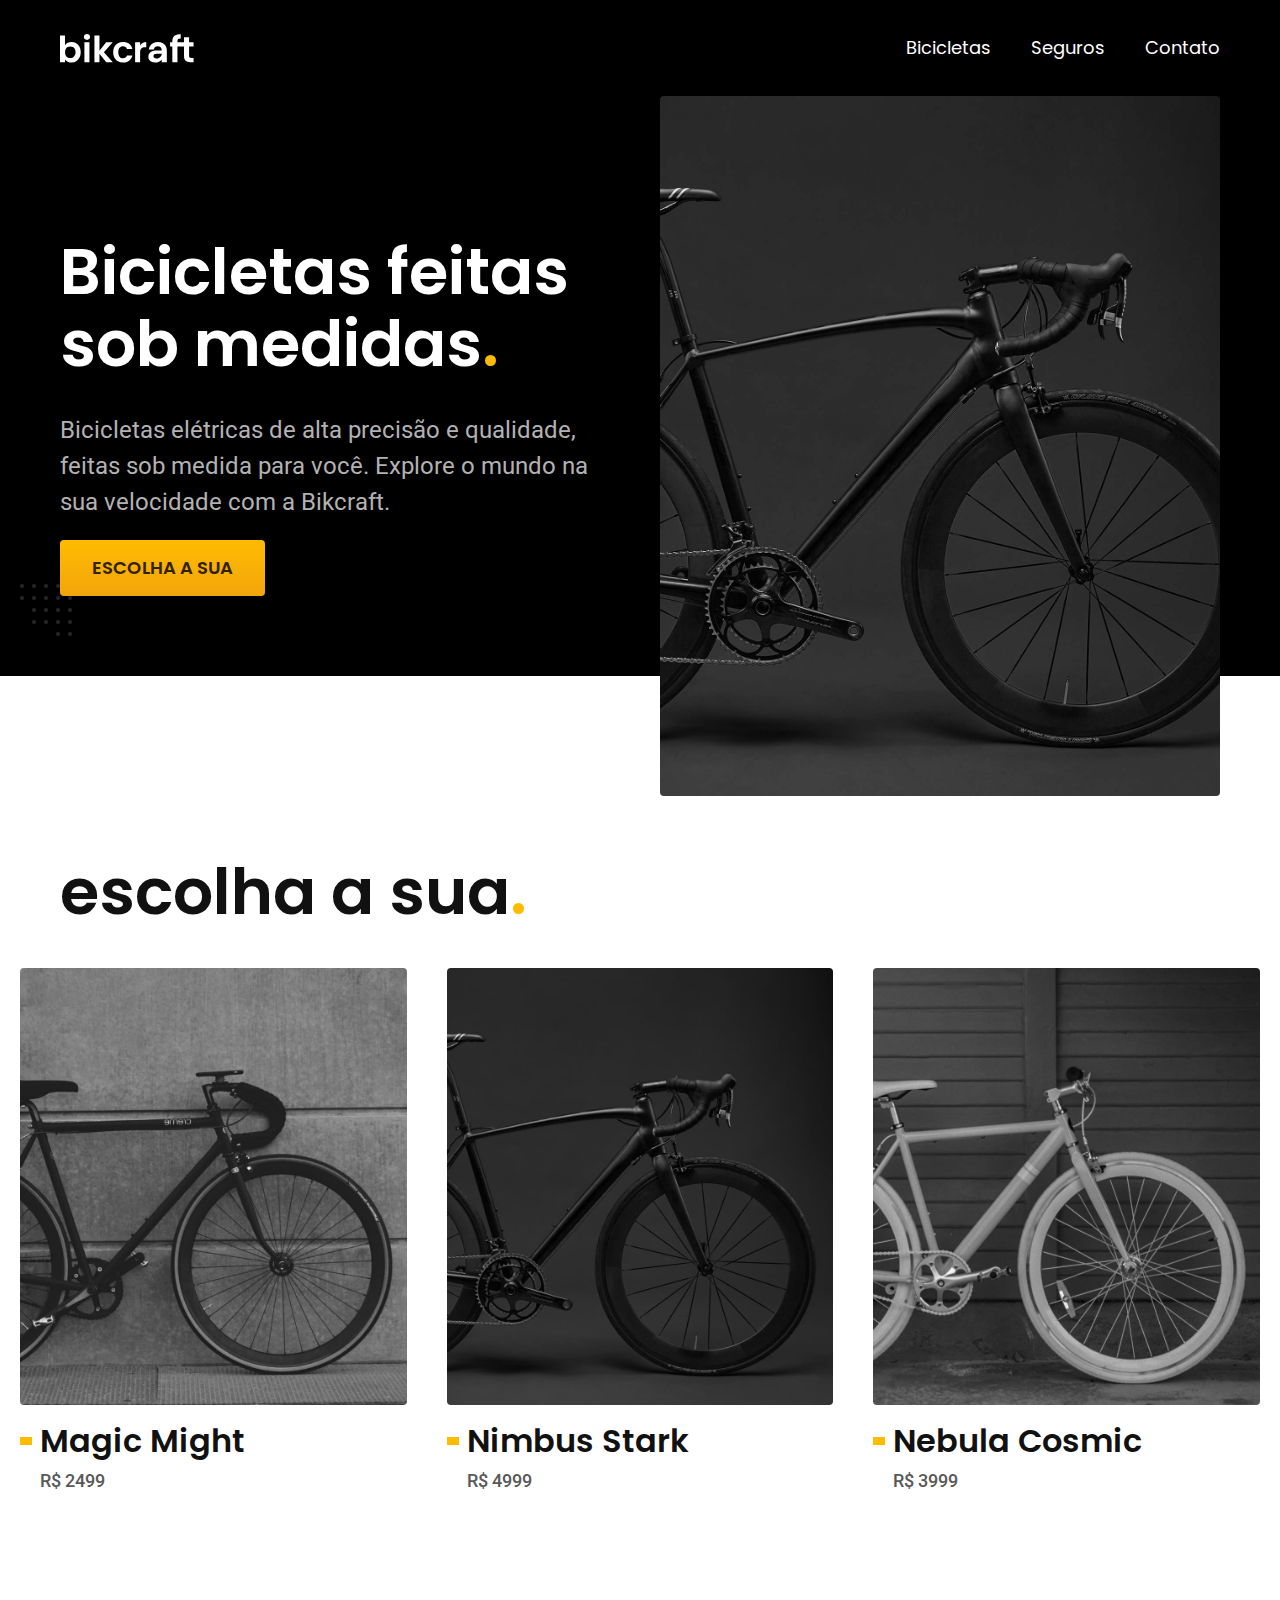
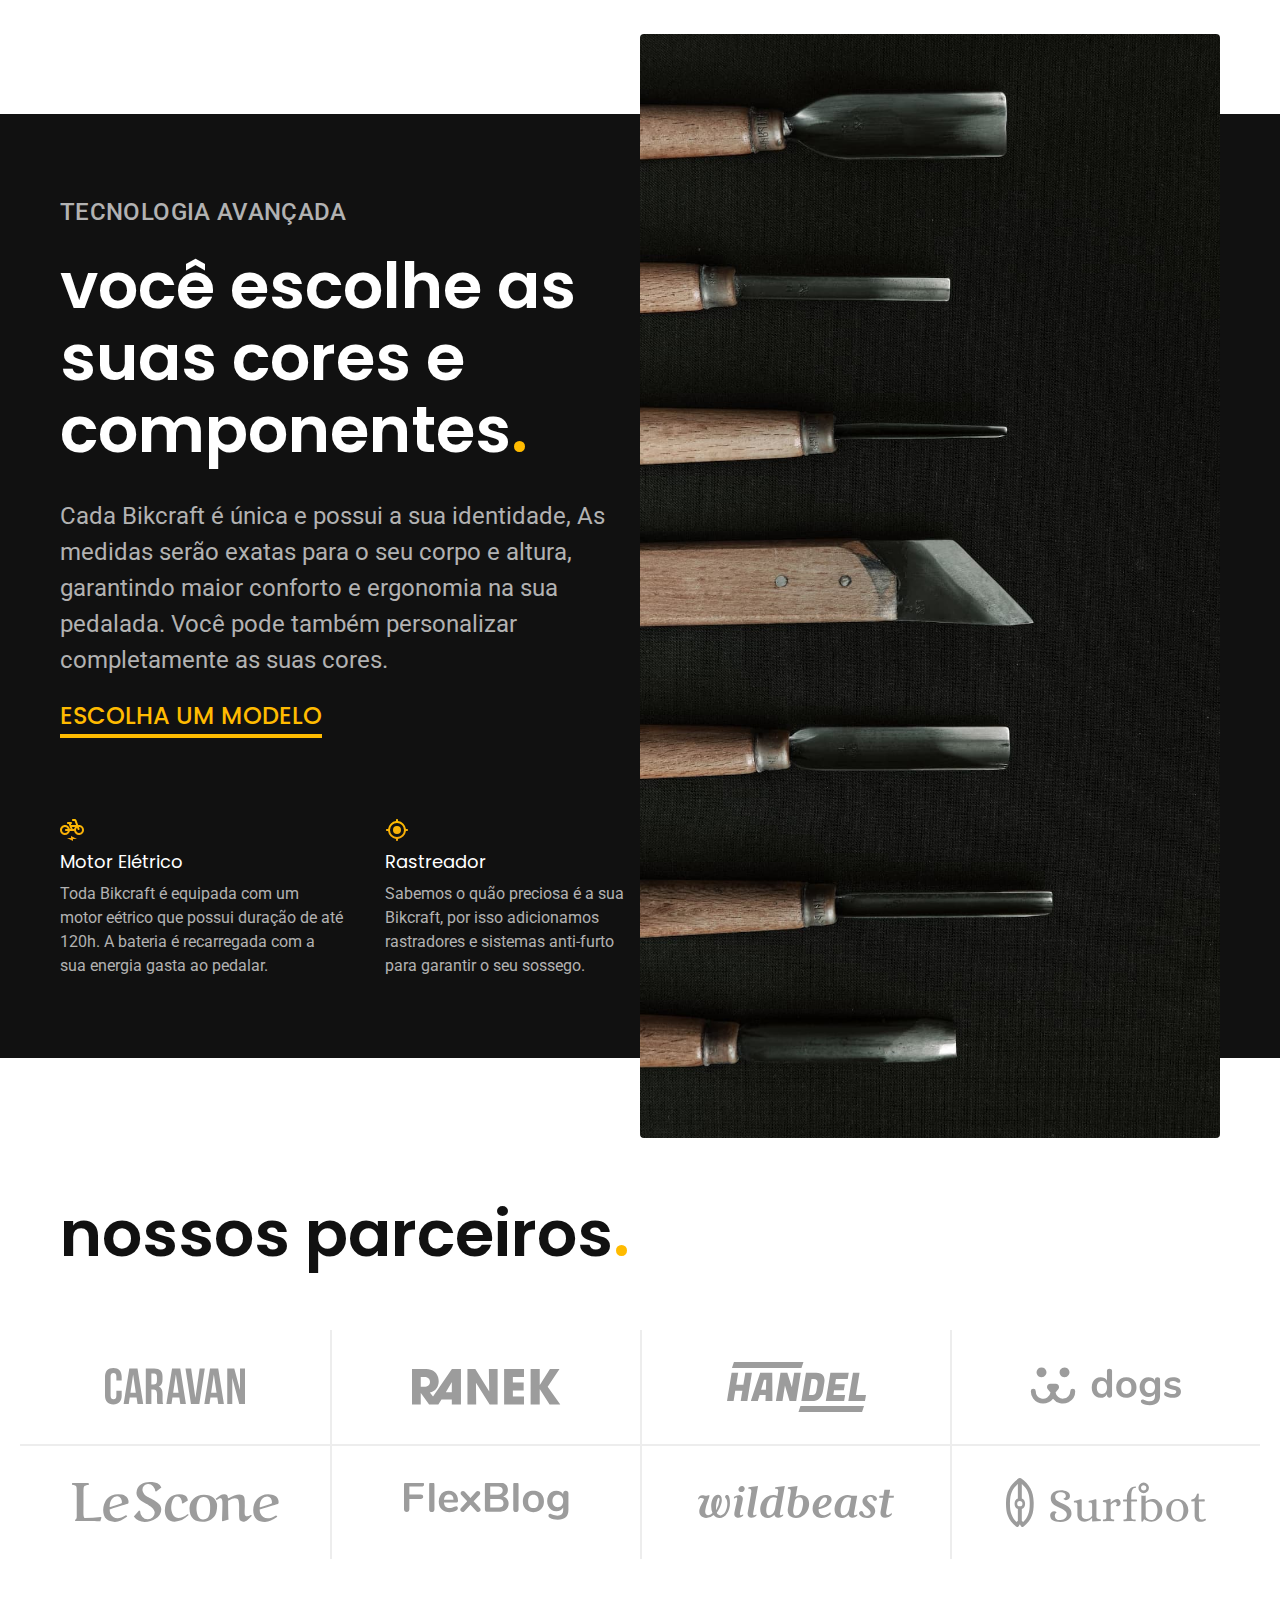
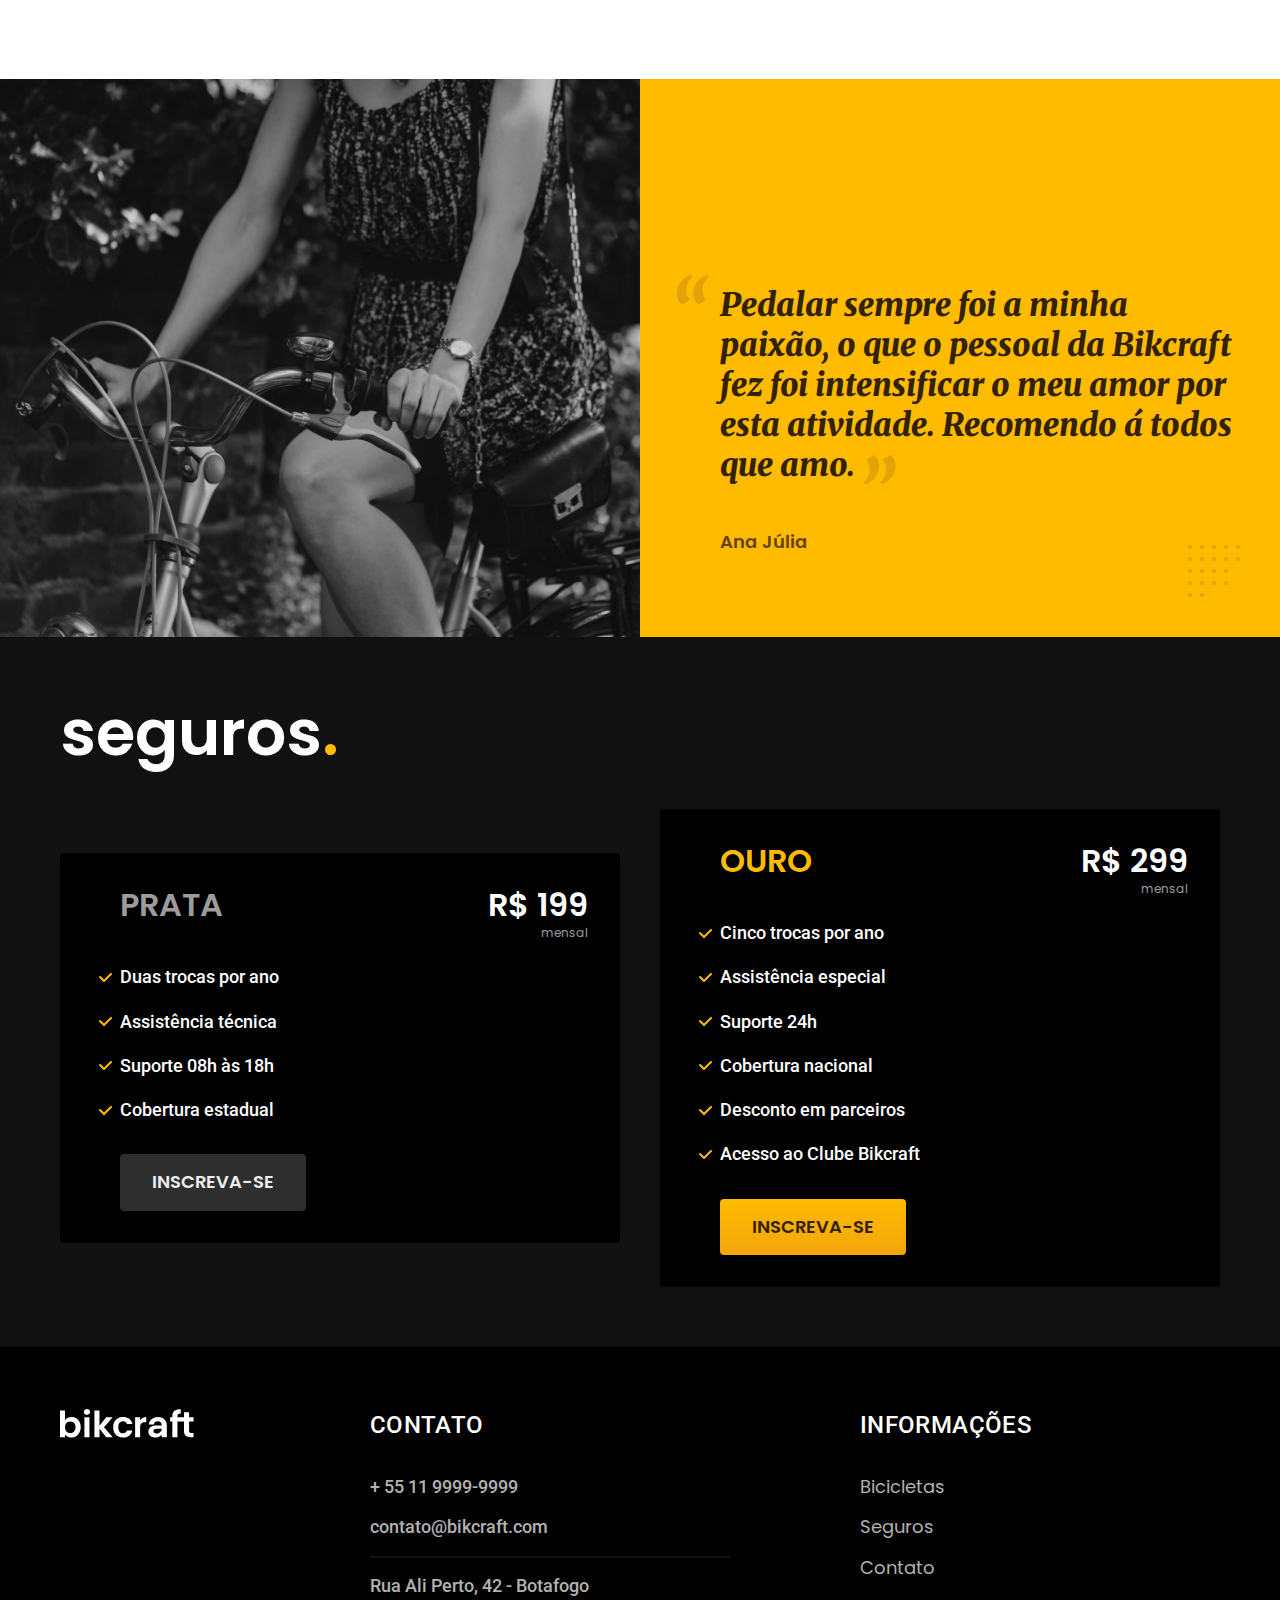
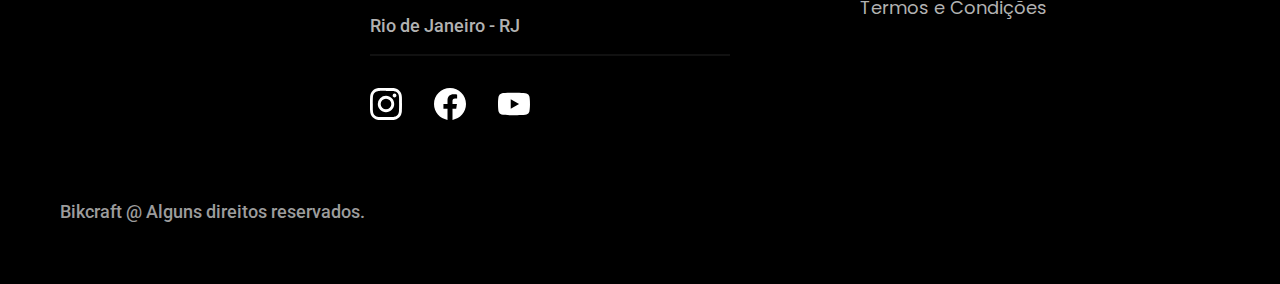
<file: index.html>
<!DOCTYPE html>
<html lang="pt-br">

<head>
  <meta charset="UTF-8">
  <meta name="viewport" content="width=device-width, initial-scale=1.0">
  <title>Bikcraft - Bicicletas Elétricas</title>
  <meta name="description" content="Bicicletas elétricas de alta precisão e qualidade,  feitas sob medida para o cliente. Explore o mundo na sua velocidade com a Bikcraft.">

  <link rel="icon" href="./favicon.svg" type="image/svg+xml">
  <link rel="preload" href="./css/styles.min.css" as="style">
  <link rel="stylesheet" href="./css/styles.min.css">


  <link rel="preconnect" href="https://fonts.googleapis.com">
  <link rel="preconnect" href="https://fonts.gstatic.com" crossorigin>
  <link href="https://fonts.googleapis.com/css2?family=Merriweather:ital,wght@1,900&family=Poppins:wght@400;600&family=Roboto:wght@400;500&display=swap" rel="stylesheet">

  <script>document.documentElement.classList.add('js')</script>
</head>

<body>
  <header class="header-bg">
    <div class="header container">
      <a href="./index.html"><img src="./img/bikcraft.svg" width="136" height="32" alt="Bikcraft"></a>

      <nav aria-label="primaria">
        <ul class="header-menu font-1-m cor-0">
          <li><a href="./bicicletas.html">Bicicletas</a></li>
          <li><a href="./seguros.html">Seguros</a></li>
          <li><a href="./contato.html">Contato</a></li>
        </ul>
      </nav>
    </div>
    <script>document.documentElement.classList.add('js')</script>
    </header>

    <main class="introducao-bg">
      <div class="introducao container">
        <div class="introducao-conteudo">
          <h1 class="font-1-xxl cor-0 fadeInDown" data-anime="200">Bicicletas feitas sob medidas<span class="cor-p1">.</span></h1>
          <p class="font-2-l cor-5 fadeInDown" data-anime="400">Bicicletas elétricas de alta precisão e qualidade, feitas sob medida para você. Explore o mundo na sua velocidade com a Bikcraft.</p>
          <a class="botao fadeInDown" data-anime="600" href="./bicicletas.html">Escolha a sua</a>
        </div>
        <picture class="fadeInDown" data-anime="800">
          <source media="(max-width: 800px)" srcset="./img/bicicletas/nimbus.jpg">
          <img src="/img/fotos/introducao.jpg" width="1280" height="1600" alt="Bicicleta elétrica preta">
        </picture>
      </div>
    </main>

    <article class="bicicletas-lista">
      <h2 class="container font-1-xxl">escolha a sua<span class="cor-p1">.</span></h2>

      <ul>
        <li>
          <a href="./bicicletas/magic.html">
            <img src="/img/bicicletas/magic-home.jpg" width="920" height="1040" alt="Bicicleta preta">
            <h3 class="font-1-xl">Magic Might</h3>
            <span class="font-2-m cor-8">R$ 2499</span>
          </a>
        </li>
        <li>
          <a href="./bicicletas/nimbus.html">
            <img src="/img/bicicletas/nimbus-home.jpg" width="920" height="1040" alt="Bicicleta preta">
            <h3 class="font-1-xl">Nimbus Stark</h3>
            <span class="font-2-m cor-8">R$ 4999</span>
          </a>
        </li>
        <li>
          <a href="./bicicletas/nebula.html">
            <img src="/img/bicicletas/nebula-home.jpg" width="920" height="1040" alt="Bicicleta preta">
            <h3 class="font-1-xl">Nebula Cosmic</h3>
            <span class="font-2-m cor-8">R$ 3999</span>
          </a>
        </li>
      </ul>
    </article>

    <article class="tecnologia-bg">
      <div class="tecnologia container">
        <div class="tecnologia-conteudo">
          <span class="font-2-l-b cor-5">Tecnologia Avançada</span>
          <h2 class="font-1-xxl cor-0">você escolhe as suas cores e componentes<span class="cor-p1">.</span></h2>
          <p class="font-2-l cor-5">Cada Bikcraft é única e possui a sua identidade, As medidas serão exatas para o seu corpo e altura, garantindo maior conforto e ergonomia na sua pedalada. Você pode também personalizar completamente as suas cores.</p>
          <a class="link" href="./bicicletas.html">Escolha um modelo</a>
          <div class="tecnologia-vantagens">
            <div>
              <img src="./img/icones/eletrica.svg" width="24" height="24" alt="">
              <h3 class="font-1-m cor-0">Motor Elétrico</h3>
              <p class="font-2-s cor-5">Toda Bikcraft é equipada com um motor eétrico que possui duração de até 120h. A bateria é recarregada com a sua energia gasta ao pedalar.</p>
            </div>
            <div>
              <img src="./img/icones/rastreador.svg" width="24" height="24" alt="">
              <h3 class="font-1-m cor-0">Rastreador</h3>
              <p class="font-2-s cor-5">Sabemos o quão preciosa é a sua Bikcraft, por isso adicionamos rastradores e sistemas anti-furto para garantir o seu sossego.</p>
            </div>
          </div>

        </div>
        <div class="tecnologia-imagem">
          <img src="/img/fotos/tecnologia.jpg" width="1200" height="1920" alt="">
        </div>
      </div>
    </article>

    <section class="parceiros" aria-label="Nossos Parceiros">
      <h2 class="container font-1-xxl">nossos parceiros<span class="cor-p1">.</span></h2>

      <ul>
        <li><img src="./img/parceiros/caravan.svg" width="140" height="38" alt="caravan"></li>
        <li><img src="./img/parceiros/ranek.svg" width="149" height="36" alt="ranek.svg"></li>
        <li><img src="./img/parceiros/handel.svg" width="139" height="50" alt="handel.svg"></li>
        <li><img src="./img/parceiros/dogs.svg" width="152" height="39" alt="dogs.svg"></li>
        <li><img src="./img/parceiros/lescone.svg" width="208" height="41" alt="lescone.svg"></li>
        <li><img src="./img/parceiros/flexblog.svg" width="165" height="38" alt="flexblog.svg"></li>
        <li><img src="./img/parceiros/wildbeast.svg" width="196" height="34" alt="wildbeast.svg"></li>
        <li><img src="./img/parceiros/surfbot.svg" width="200" height="49" alt="surfbot.svg"></li>
      </ul>
    </section>

    <section class="depoimento" aria-label="Depoimento">
      <div>
        <img src="./img/fotos/depoimento.jpg" width="1560" height="1360" alt="Pessoa pedalando uma bicicleta bikcraft">
      </div>
      <div class="depoimento-conteudo">
        <blockquote class="font-1-xl cor-p5">
          <p>Pedalar sempre foi a minha paixão, o que o pessoal da Bikcraft fez foi intensificar o meu amor por esta atividade. Recomendo á todos que amo.</p>
          <span class="font-1-m-b cor-p4">Ana Júlia</span>
        </blockquote>
      </div>
    </section>

    <article class="seguros-bg">
      <div class="seguros container">
        <h2 class="font-1-xxl cor-0">seguros<span class="cor-p1">.</span></h2>
        <div class="seguros-item">
          <h3 class="font-1-xl cor-6">PRATA</h3>
          <span class="font-1-xl cor-0">R$ 199 <span class="font-1-xs cor-6">mensal</span></span>
          <ul class="font-2-m cor-0">
            <li>Duas trocas por ano</li>
            <li>Assistência técnica</li>
            <li>Suporte 08h às 18h</li>
            <li>Cobertura estadual</li>
          </ul>
          <a class="botao secundario" href="./orcamento.html">Inscreva-se</a>
        </div>
        <div class="seguros-item">
          <h3 class="font-1-xl cor-p1">OURO</h3>
          <span class="font-1-xl cor-0">R$ 299 <span class="font-1-xs cor-6">mensal</span></span>
          <ul class="font-2-m cor-0">
            <li>Cinco trocas por ano</li>
            <li>Assistência especial</li>
            <li>Suporte 24h</li>
            <li>Cobertura nacional</li>
            <li>Desconto em parceiros</li>
            <li>Acesso ao Clube Bikcraft</li>
          </ul>
          <a class="botao" href="./orcamento.html">Inscreva-se</a>
        </div>
      </div>
    </article>

    <footer class="footer-bg">
      <div class="footer container">
        <img src="./img/bikcraft.svg" width="136" height="32" alt="Bikcraft">
        <div class="footer-contato">
          <h3 class="font-2-l-b cor-0">Contato</h3>
          <ul class="font-2-m cor-5">
            <li><a href="tel:+5511999999999">+ 55 11 9999-9999</a></li>
            <li><a href="mailto:contato@bikcraft.com">contato@bikcraft.com</a></li>
            <li>Rua Ali Perto, 42 - Botafogo</li>
            <li>Rio de Janeiro - RJ</li>
          </ul>
          <div class="footer-redes">
            <a href="#">
              <img src="./img/redes/instagram.svg" width="32" height="32" alt="instagram">
            </a>
            <a href="#">
              <img src="./img/redes/facebook.svg" width="32" height="32" alt="facebook">
            </a>
            <a href="#">
              <img src="./img/redes/youtube.svg" width="32" height="32" alt="youtube">
            </a>
          </div>
        </div>
        <div class="footer-informacoes">
          <h3 class="font-2-l-b cor-0">Informações</h3>
          <nav>
            <ul class="font-1-m cor-5">
              <li><a href="./bicicletas.html">Bicicletas</a></li>
              <li><a href="./seguros.html">Seguros</a></li>
              <li><a href="./contato.html">Contato</a></li>
              <li><a href="./termos.html">Termos e Condições</a></li>
            </ul>
          </nav>
        </div>
        <p class="footer-copy font-2-m cor-6">Bikcraft @ Alguns direitos reservados.</p>

      </div>
    </footer>

    <script src="./js/plugins/simple-anime.js"></script>
    <script src="./js/script.js"></script>
</body>

</html>
</file>
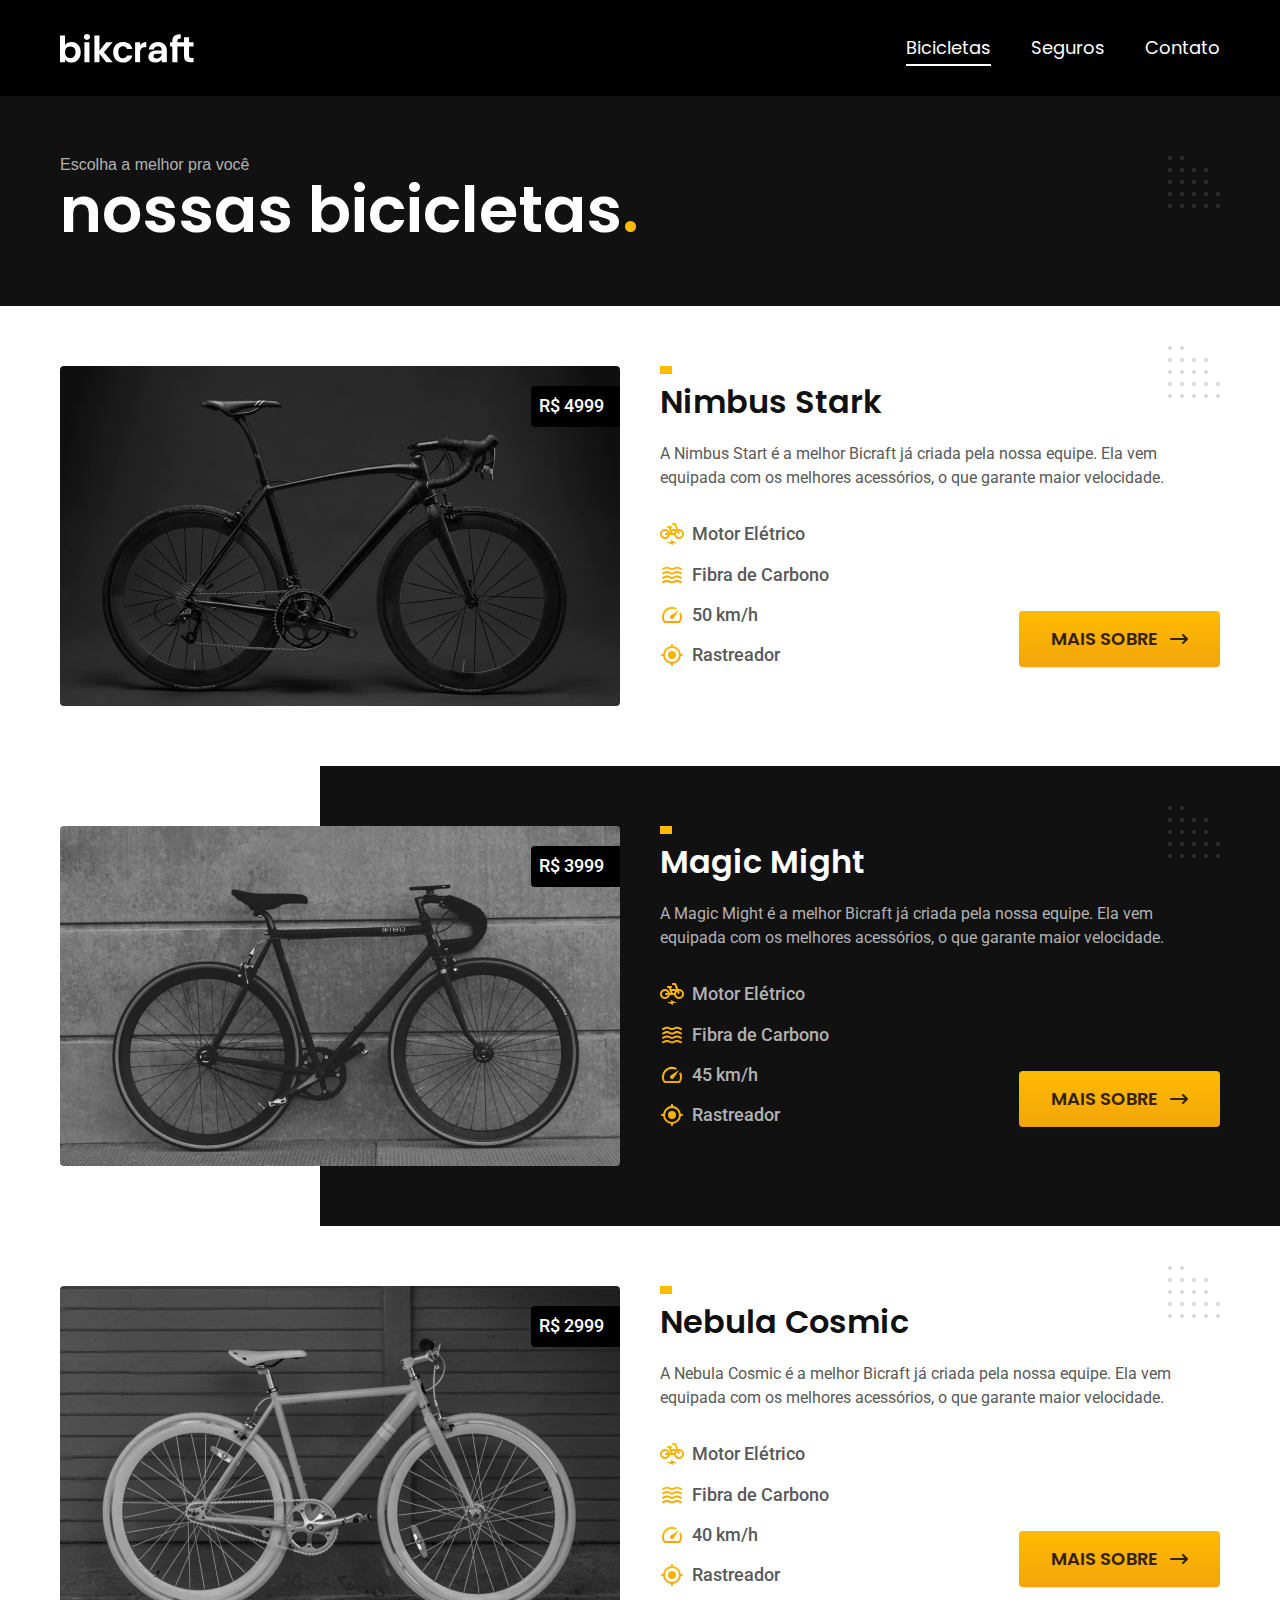
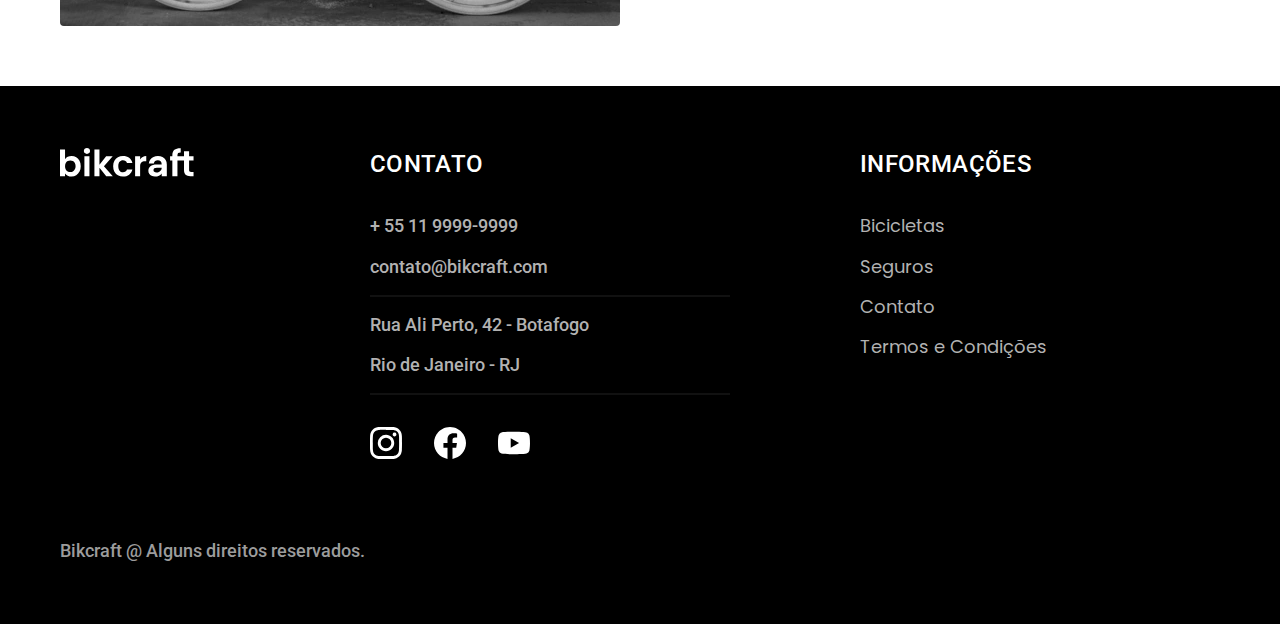
<file: bicicletas.html>
<!DOCTYPE html>
<html lang="pt-br">

<head>
  <meta charset="UTF-8">
  <meta name="viewport" content="width=device-width, initial-scale=1.0">
  <title>Bicicletas | Bikcraft</title>
  <meta name="description" content="Termos e Condições">

  <link rel="icon" href="./favicon.svg" type="image/svg+xml">
  <link rel="preload" href="./css/styles.min.css" as="style">
  <link rel="stylesheet" href="./css/styles.min.css">
  <link rel="stylesheet" href="./css/termos/termos.css">
  <link rel="preconnect" href="https://fonts.googleapis.com">
  <link rel="preconnect" href="https://fonts.gstatic.com" crossorigin>
  <link href="https://fonts.googleapis.com/css2?family=Merriweather:ital,wght@1,900&family=Poppins:wght@400;600&family=Roboto:wght@400;500&display=swap" rel="stylesheet">
  <script>document.documentElement.classList.add('js')</script>
</head>

<body id="bicicletas">
  <header class="header-bg">
    <div class="header container">
      <a href="./index.html"><img src="./img/bikcraft.svg" width="136" height="32" alt="Bikcraft"></a>

      <nav aria-label="primaria">
        <ul class="header-menu font-1-m cor-0">
          <li><a href="./bicicletas.html">Bicicletas</a></li>
          <li><a href="./seguros.html">Seguros</a></li>
          <li><a href="./contato.html">Contato</a></li>
        </ul>
      </nav>
    </div>
   
    <script>document.documentElement.classList.add('js')</script>
    </header>

    <main>
      <div class="titulo-bg">
        <div class="titulo container">
          <p class="font-2-1-b cor-5">Escolha a melhor pra você</p>
          <h1 class="font-1-xxl cor-0">nossas bicicletas<span class="cor-p1">.</span></h1>
        </div>
      </div>

      <div class="bicicletas container">
        <div class="bicicletas-imagem">
          <img src="./img/bicicletas/nimbus.jpg" width="1120" height="680" alt="Bicicletas preta">
          <span class="font-2-m cor-0">R$ 4999</span>
        </div>
        <div class="bicicletas-conteudo">
          <h2 class="font-1-xl">Nimbus Stark</h2>
          <p class="font-2-s cor-8">A Nimbus Start é a melhor Bicraft já criada pela nossa equipe. Ela vem equipada com os melhores acessórios, o que garante maior velocidade.</p>
          <ul class="font-2-m cor-8">
            <li><img src="./img/icones/eletrica.svg" width="24" height="24" alt="">
              Motor Elétrico
            </li>
            <li><img src="./img/icones/carbono.svg" width="24" height="24" alt="">
              Fibra de Carbono
            </li>
            <li><img src="./img/icones/velocidade.svg" width="24" height="24" alt="">
              50 km/h
            </li>
            <li><img src="./img/icones/rastreador.svg" width="24" height="24" alt="">
              Rastreador
            </li>
          </ul>
          <a class="botao seta" href="./bicicletas/nimbus.html">Mais Sobre</a>
        </div>
      </div>

      <div class="bicicletas-bg">
        <div class="bicicletas container">
          <div class="bicicletas-imagem">
            <img src="./img/bicicletas/magic.jpg" width="1120" height="680" alt="Bicicletas preta">
            <span class="font-2-m cor-0">R$ 3999</span>
          </div>
          <div class="bicicletas-conteudo">
            <h2 class="font-1-xl cor-0">Magic Might</h2>
            <p class="font-2-s cor-5">A Magic Might é a melhor Bicraft já criada pela nossa equipe. Ela vem equipada com os melhores acessórios, o que garante maior velocidade.</p>
            <ul class="font-2-m cor-5">
              <li><img src="./img/icones/eletrica.svg" width="24" height="24" alt="">
                Motor Elétrico
              </li>
              <li><img src="./img/icones/carbono.svg" width="24" height="24" alt="">
                Fibra de Carbono
              </li>
              <li><img src="./img/icones/velocidade.svg" width="24" height="24" alt="">
                45 km/h
              </li>
              <li><img src="./img/icones/rastreador.svg" width="24" height="24" alt="">
                Rastreador
              </li>
            </ul>
            <a class="botao seta" href="./bicicletas/magic.html">Mais Sobre</a>
          </div>
        </div>
      </div>

      <div class="bicicletas container">
        <div class="bicicletas-imagem">
          <img src="./img/bicicletas/nebula.jpg" width="1120" height="680" alt="Bicicletas preta">
          <span class="font-2-m cor-0">R$ 2999</span>
        </div>
        <div class="bicicletas-conteudo">
          <h2 class="font-1-xl">Nebula Cosmic</h2>
          <p class="font-2-s cor-8">A Nebula Cosmic é a melhor Bicraft já criada pela nossa equipe. Ela vem equipada com os melhores acessórios, o que garante maior velocidade.</p>
          <ul class="font-2-m cor-8">
            <li><img src="./img/icones/eletrica.svg" width="24" height="24" alt="">
              Motor Elétrico
            </li>
            <li><img src="./img/icones/carbono.svg" width="24" height="24" alt="">
              Fibra de Carbono
            </li>
            <li><img src="./img/icones/velocidade.svg" width="24" height="24" alt="">
              40 km/h
            </li>
            <li><img src="./img/icones/rastreador.svg" width="24" height="24" alt="">
              Rastreador
            </li>
          </ul>
          <a class="botao seta" href="./bicicletas/nebula.html">Mais Sobre</a>
        </div>
      </div>


    </main>

    <footer class="footer-bg">
      <div class="footer container">
        <img src="./img/bikcraft.svg" width="136" height="32" alt="Bikcraft">
        <div class="footer-contato">
          <h3 class="font-2-l-b cor-0">Contato</h3>
          <ul class="font-2-m cor-5">
            <li><a href="tel:+5511999999999">+ 55 11 9999-9999</a></li>
            <li><a href="mailto:contato@bikcraft.com">contato@bikcraft.com</a></li>
            <li>Rua Ali Perto, 42 - Botafogo</li>
            <li>Rio de Janeiro - RJ</li>
          </ul>
          <div class="footer-redes">
            <a href="#">
              <img src="./img/redes/instagram.svg" width="32" height="32" alt="instagram">
            </a>
            <a href="#">
              <img src="./img/redes/facebook.svg" width="32" height="32" alt="facebook">
            </a>
            <a href="#">
              <img src="./img/redes/youtube.svg" width="32" height="32" alt="youtube">
            </a>
          </div>
        </div>
        <div class="footer-informacoes">
          <h3 class="font-2-l-b cor-0">Informações</h3>
          <nav>
            <ul class="font-1-m cor-5">
              <li><a href="./bicicletas.html">Bicicletas</a></li>
              <li><a href="./seguros.html">Seguros</a></li>
              <li><a href="./contato.html">Contato</a></li>
              <li><a href="./termos.html">Termos e Condições</a></li>
            </ul>
          </nav>
        </div>
        <p class="footer-copy font-2-m cor-6">Bikcraft @ Alguns direitos reservados.</p>

      </div>
    </footer>
    <script src="./js/script.js"></script>
</body>

</html>
</file>
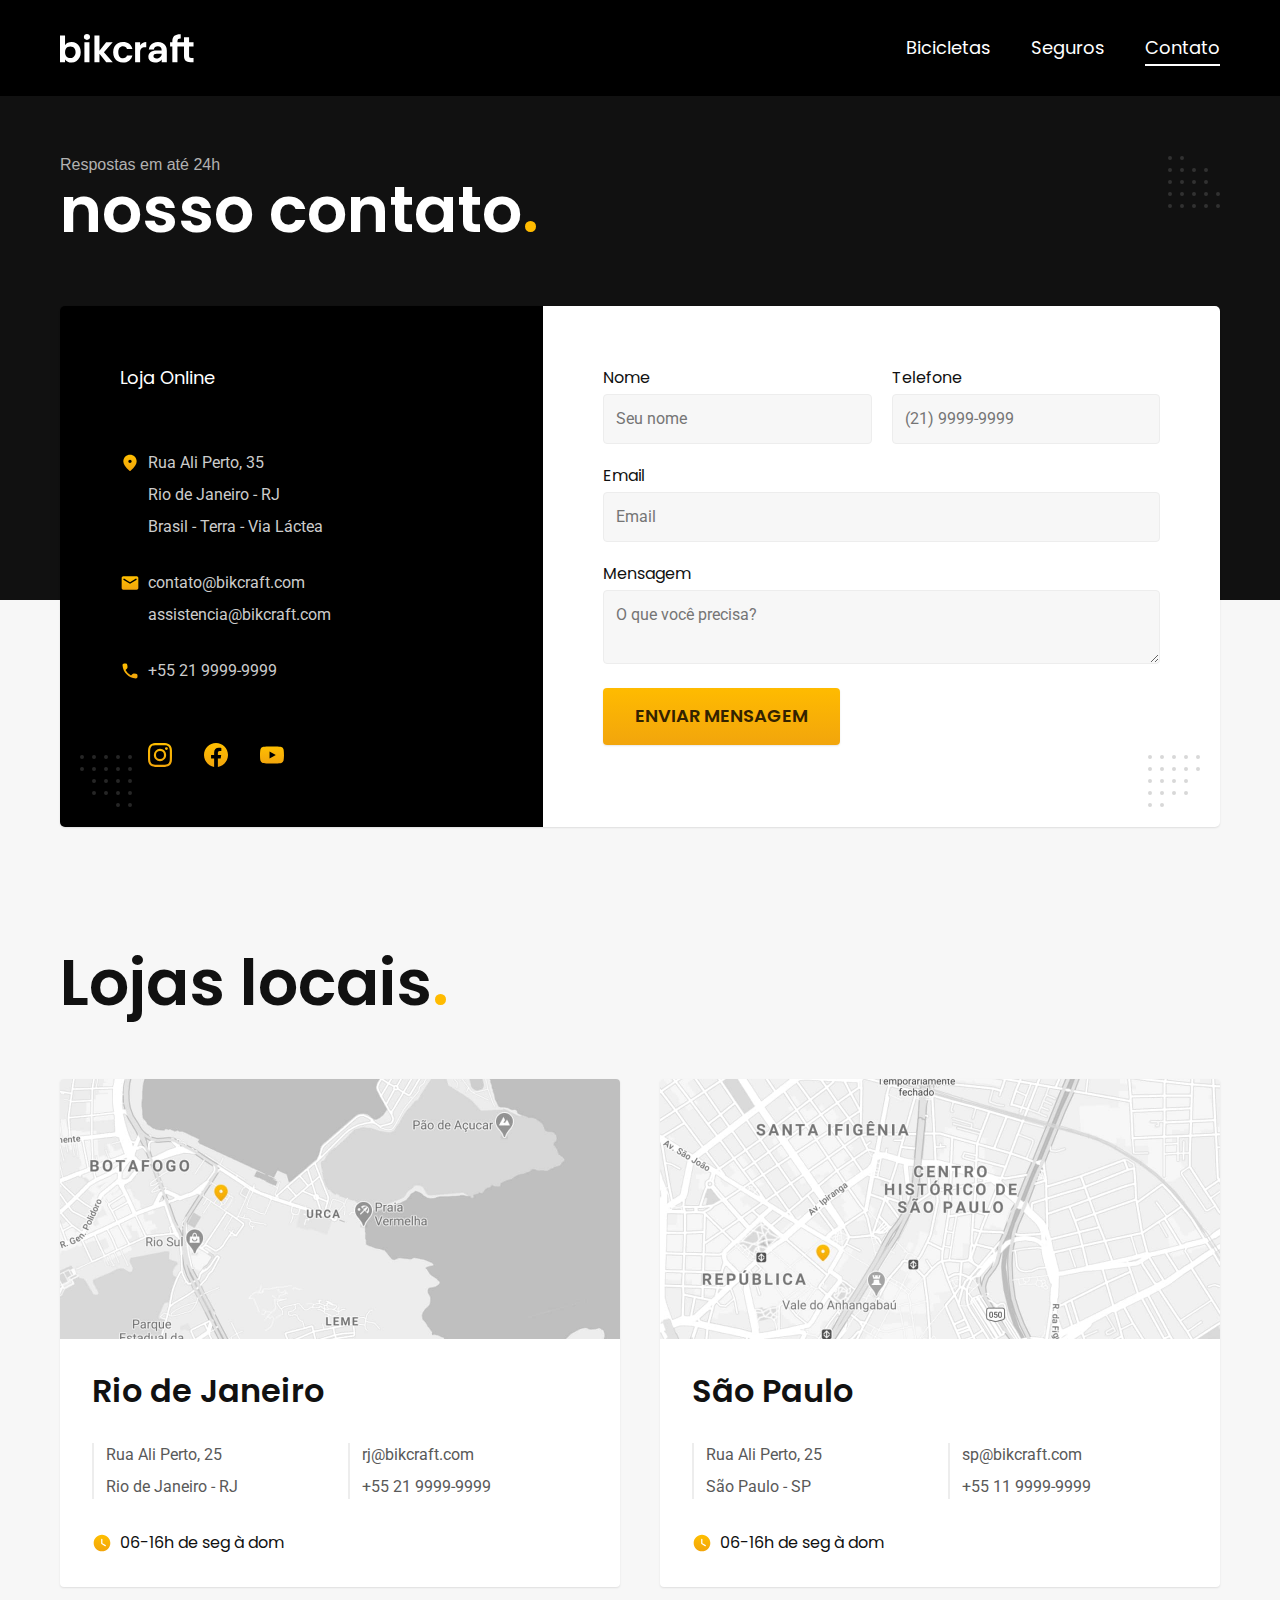
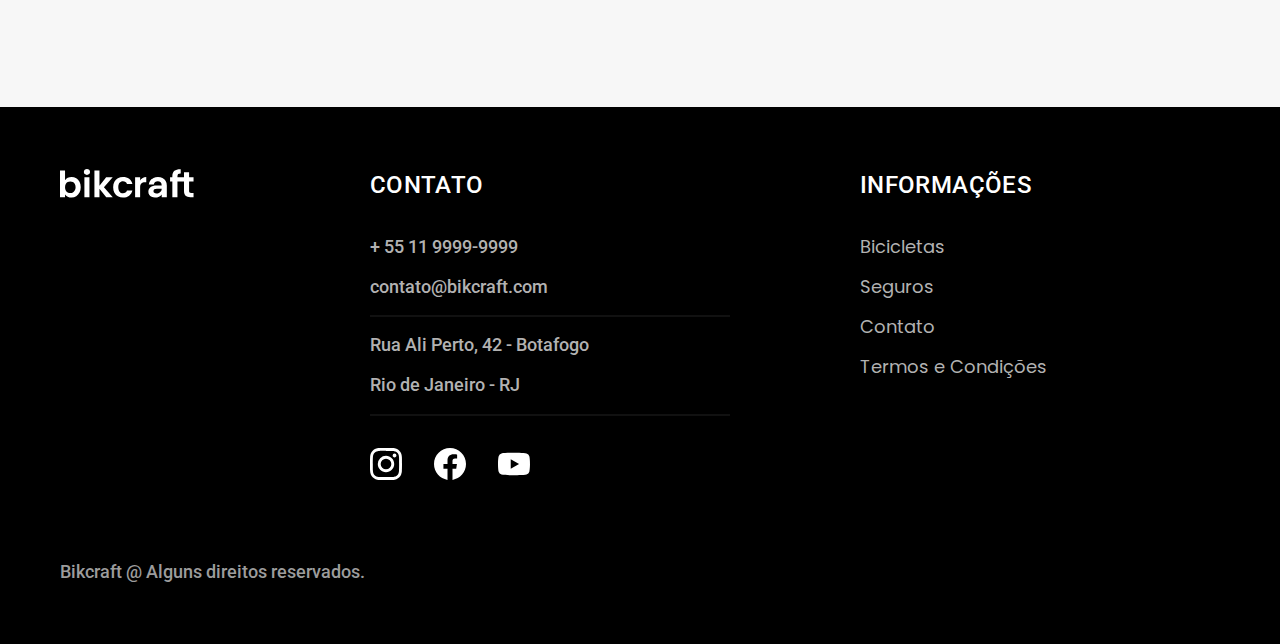
<file: contato.html>
<!DOCTYPE html>
<html lang="pt-br">

<head>
  <meta charset="UTF-8">
  <meta name="viewport" content="width=device-width, initial-scale=1.0">
  <title>Contato | Bikcraft</title>
  <meta name="description" content="Contato">

  <link rel="icon" href="./favicon.svg" type="image/svg+xml">
  <link rel="preload" href="/css/styles.min.css" as="style">
  <link rel="stylesheet" href="/css/styles.min.css">

  <link rel="preconnect" href="https://fonts.googleapis.com">
  <link rel="preconnect" href="https://fonts.gstatic.com" crossorigin>
  <link href="https://fonts.googleapis.com/css2?family=Merriweather:ital,wght@1,900&family=Poppins:wght@400;600&family=Roboto:wght@400;500&display=swap" rel="stylesheet">
  <script>document.documentElement.classList.add('js')</script>
</head>

<body id="contato">
  <header class="header-bg">
    <div class="header container">
      <a href="./index.html"><img src="./img/bikcraft.svg" width="136" height="32" alt="Bikcraft"></a>

      <nav aria-label="primaria">
        <ul class="header-menu font-1-m cor-0">
          <li><a href="./bicicletas.html">Bicicletas</a></li>
          <li><a href="./seguros.html">Seguros</a></li>
          <li><a href="./contato.html">Contato</a></li>
        </ul>
      </nav>
    </div>

    <script>document.documentElement.classList.add('js')</script>
    </header>

    <main>
      <div class="titulo-bg">
        <div class="titulo container">
          <p class="font-2-1-b cor-5">Respostas em até 24h</p>
          <h1 class="font-1-xxl cor-0">nosso contato<span class="cor-p1">.</span></h1>
        </div>
      </div>

      <div class="contato container">
        <section class="contato-dados" aria-label="Endereço">
          <h2 class="font-1-m cor-0">Loja Online</h2>
          <div class="contato-endereco font-2-s cor-4">
            <p>Rua Ali Perto, 35</p>
            <p>Rio de Janeiro - RJ</p>
            <p>Brasil - Terra - Via Láctea</p>
          </div>
          <address class="contato-meios font-2-s cor-4">
            <a href="maioto:contato@bikcraft.com">contato@bikcraft.com</a>
            <a href="maioto:assistencia@bikcraft.com">assistencia@bikcraft.com</a>
            <a href="tel:+552199999999">+55 21 9999-9999</a>
          </address>
          <div class="contato-redes">
            <a href="#">
              <img src="./img/redes/instagram-p.svg" width="24" height="24" alt="instagram">
            </a>
            <a href="#">
              <img src="./img/redes/facebook-p.svg" width="24" height="24" alt="facebook">
            </a>
            <a href="#">
              <img src="./img/redes/youtube-p.svg" width="24" height="24" alt="youtube">
            </a>
          </div>
        </section>
        <section class="contato-formulario" aria-label="Formulário">
          <form class="form" action="./contato.html">
            <div>
              <label for="nome">Nome</label>
              <input type="text" name="nome" id="nome" placeholder="Seu nome">
            </div>
            <div>
              <label for="telefone">Telefone</label>
              <input type="text" name="telefone" id="telefone" placeholder="(21) 9999-9999">
            </div>
            <div class="col-2">
              <label for="email">Email</label>
              <input type="email" name="email" id="email" placeholder="Email">
            </div>
            <div class="col-2">
              <label for="mensagem">Mensagem</label>
              <textarea rows="" name="mensagem" id="mensagem" placeholder="O que você precisa?"></textarea>
            </div>
            <button class="botao col-2">Enviar Mensagem</button>
          </form>
        </section>
      </div>
    </main>

    <article class="lojas container">
      <h2 class="font-1-xxl">Lojas locais<span class="cor-p1">.</span></h2>

      <div class="lojas-item">
        <img src="./img/lojas/rj.jpg" width="1120" height="520" alt="">
        <div class="lojas-conteudo">
          <h3 class="font-1-xl">Rio de Janeiro</h3>
          <div class="lojas-dados font-2-s cor-8">
            <p>Rua Ali Perto, 25</p>
            <p>Rio de Janeiro - RJ</p>
          </div>
          <div class="lojas-dados font-2-s cor-8">
            <a href="mailto:rj@bikcraft.com">rj@bikcraft.com</a>
            <a href="tel:+552199999999">+55 21 9999-9999</a>
          </div>
          <p class="lojas-tempo font-1-s"><img src="./img/icones/horario.svg" width="20" height="20" alt="">06-16h de seg à dom</p>
        </div>
      </div>

      <div class="lojas-item">
        <img src="./img/lojas/sp.jpg" width="1120" height="520" alt="">
        <div class="lojas-conteudo">
          <h3 class="font-1-xl">São Paulo</h3>
          <div class="lojas-dados font-2-s cor-8">
            <p>Rua Ali Perto, 25</p>
            <p>São Paulo - SP</p>
          </div>
          <div class="lojas-dados font-2-s cor-8">
            <a href="mailto:sp@bikcraft.com">sp@bikcraft.com</a>
            <a href="tel:+551199999999">+55 11 9999-9999</a>
          </div>
          <p class="lojas-tempo font-1-s"><img src="./img/icones/horario.svg" width="20" height="20" alt="">06-16h de seg à dom</p>
        </div>
      </div>
    </article>

    <footer class="footer-bg">
      <div class="footer container">
        <img src="./img/bikcraft.svg" width="136" height="32" alt="Bikcraft">
        <div class="footer-contato">
          <h3 class="font-2-l-b cor-0">Contato</h3>
          <ul class="font-2-m cor-5">
            <li><a href="tel:+5511999999999">+ 55 11 9999-9999</a></li>
            <li><a href="mailto:contato@bikcraft.com">contato@bikcraft.com</a></li>
            <li>Rua Ali Perto, 42 - Botafogo</li>
            <li>Rio de Janeiro - RJ</li>
          </ul>
          <div class="footer-redes">
            <a href="#">
              <img src="./img/redes/instagram.svg" width="32" height="32" alt="instagram">
            </a>
            <a href="#">
              <img src="./img/redes/facebook.svg" width="32" height="32" alt="facebook">
            </a>
            <a href="#">
              <img src="./img/redes/youtube.svg" width="32" height="32" alt="youtube">
            </a>
          </div>
        </div>
        <div class="footer-informacoes">
          <h3 class="font-2-l-b cor-0">Informações</h3>
          <nav>
            <ul class="font-1-m cor-5">
              <li><a href="./bicicletas.html">Bicicletas</a></li>
              <li><a href="./seguros.html">Seguros</a></li>
              <li><a href="./contato.html">Contato</a></li>
              <li><a href="./termos.html">Termos e Condições</a></li>
            </ul>
          </nav>
        </div>
        <p class="footer-copy font-2-m cor-6">Bikcraft @ Alguns direitos reservados.</p>

      </div>
    </footer>
    <script src="./js/script.js"></script>
</body>

</html>
</file>
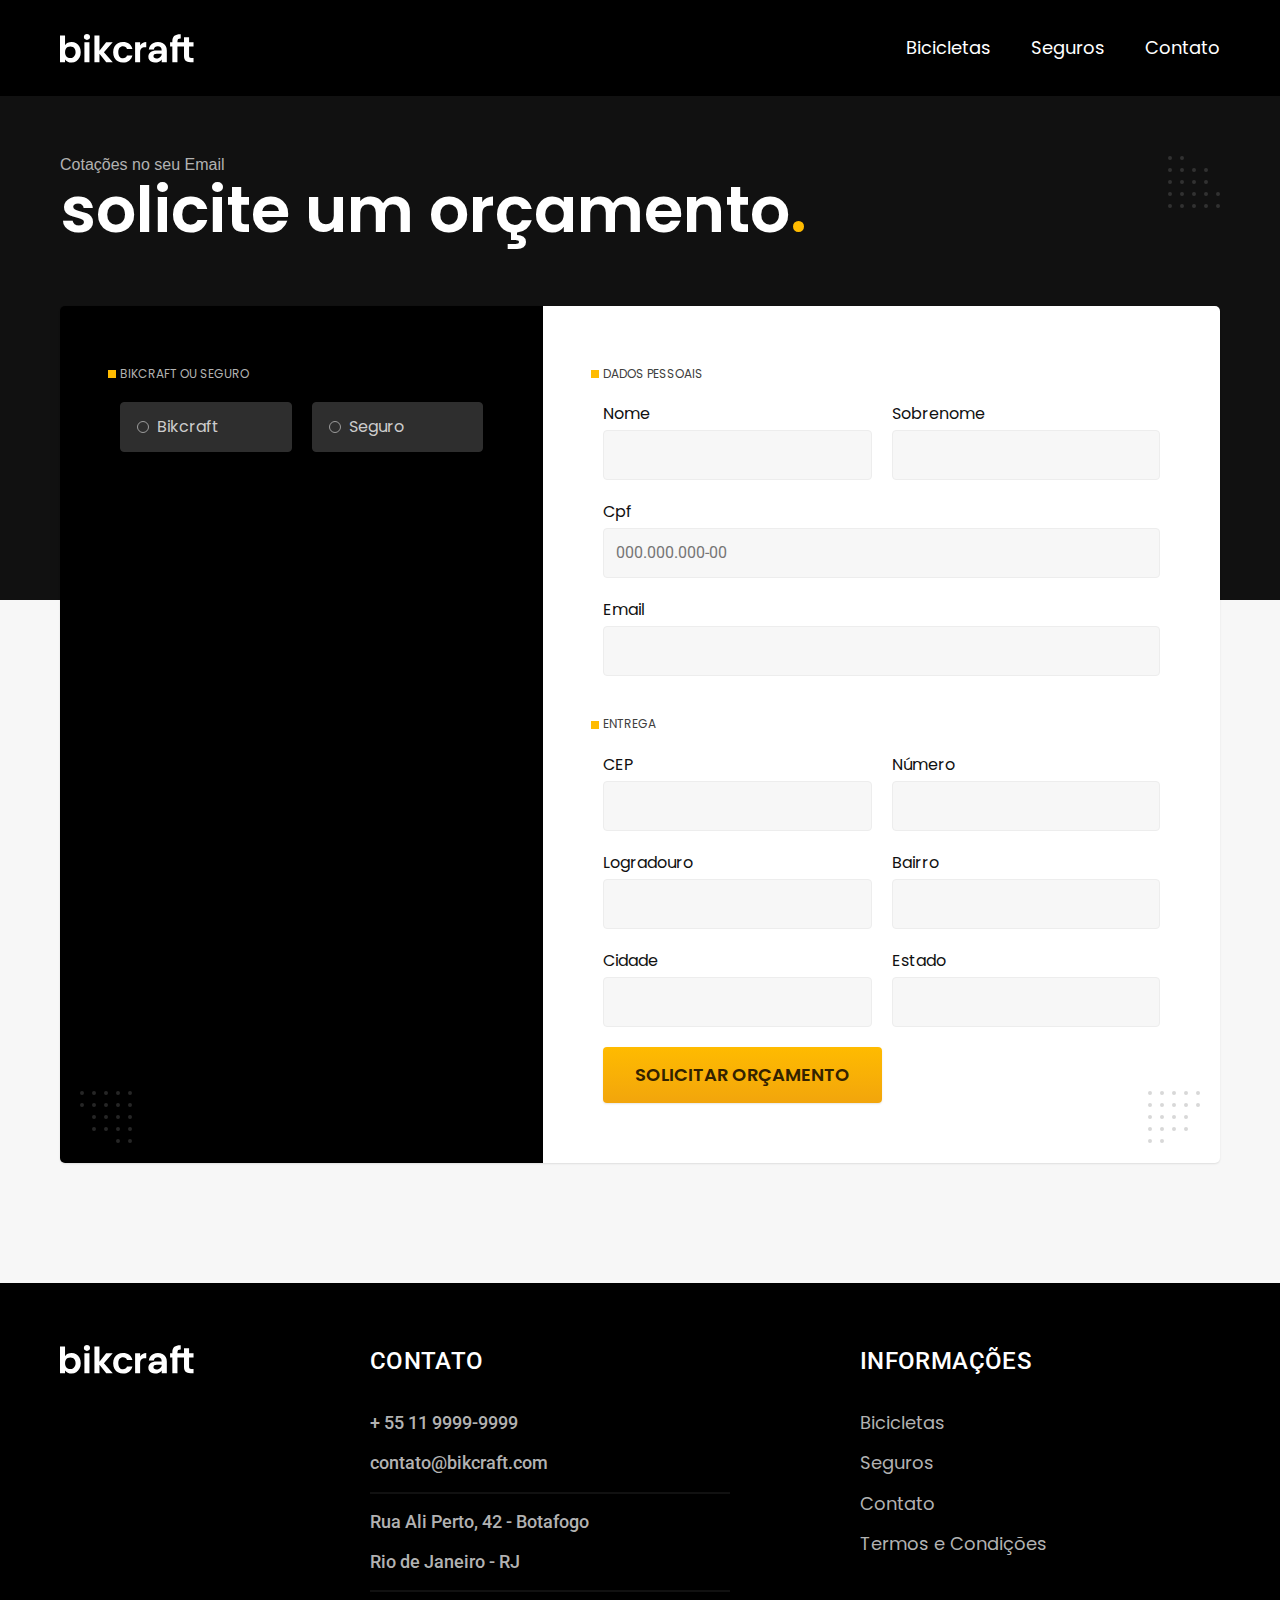
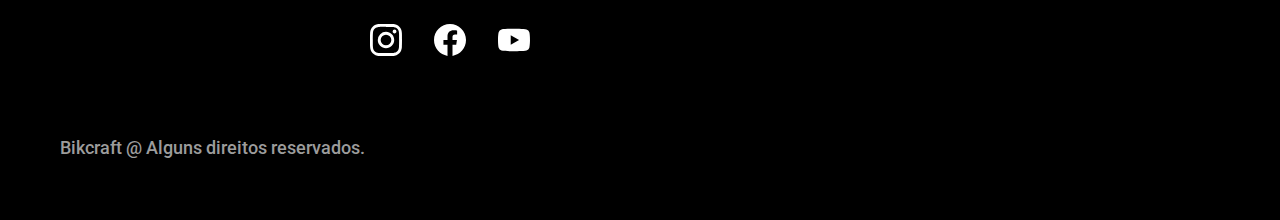
<file: orcamento.html>
<!DOCTYPE html>
<html lang="pt-br">

<head>
  <meta charset="UTF-8">
  <meta name="viewport" content="width=device-width, initial-scale=1.0">
  <title>Orçamento | Bikcraft</title>
  <meta name="description" content="Termos e Condições">

  <link rel="icon" href="./favicon.svg" type="image/svg+xml">
  <link rel="preload" href="./css/styles.min.css" as="style">
  <link rel="stylesheet" href="./css/styles.min.css">
  <link rel="preconnect" href="https://fonts.googleapis.com">
  <link rel="preconnect" href="https://fonts.gstatic.com" crossorigin>
  <link href="https://fonts.googleapis.com/css2?family=Merriweather:ital,wght@1,900&family=Poppins:wght@400;600&family=Roboto:wght@400;500&display=swap" rel="stylesheet">
  <script>document.documentElement.classList.add('js')</script>
</head>

<body id="orcamento">
  <header class="header-bg">
    <div class="header container">
      <a href="./index.html"><img src="./img/bikcraft.svg" width="136" height="32" alt="Bikcraft"></a>

      <nav aria-label="primaria">
        <ul class="header-menu font-1-m cor-0">
          <li><a href="./bicicletas.html">Bicicletas</a></li>
          <li><a href="./seguros.html">Seguros</a></li>
          <li><a href="./contato.html">Contato</a></li>
        </ul>
      </nav>
    </div>
    <script>document.documentElement.classList.add('js')</script>
  </header>

  <main>
    <div class="titulo-bg">
      <div class="titulo container">
        <p class="font-2-1-b cor-5">Cotações no seu Email</p>
        <h1 class="font-1-xxl cor-0">solicite um orçamento<span class="cor-p1">.</span></h1>
      </div>
    </div>

    <form class="orcamento container" action="./">
      <div class="orcamento-produto">
        <h2 class="font-1-xs cor-5">Bikcraft ou seguro</h2>

        <input type="radio" name="tipo" id="bikcraft" value="bikcraft">
        <label for="bikcraft">Bikcraft</label>

        <input type="radio" name="tipo" id="seguro" value="seguro">
        <label for="seguro">Seguro</label>

        <div class="orcamento-conteudo" id="orcamento-bikcraft">
          <h2 class="font-1-xs cor-5">Escolha a sua</h2>

          <input type="radio" name="produto" id="nimbus" value="nimbus">
          <label for="nimbus">Nimbus Stark <span>R$ 4999</span></label>
          <div class="orcamento-detalhes">
            <ul class="font-1-xs cor-8">
              <li><img src="./img/icones/eletrica.svg" width="24" height="24" alt="">Motor Elétrico</li>
              <li><img src="./img/icones/carbono.svg" width="24" height="24" alt="">Fibra de Carbono</li>
              <li><img src="./img/icones/velocidade.svg" width="24" height="24" alt="">50 km/h</li>
              <li><img src="./img/icones/rastreador.svg" width="24" height="24" alt="">Rastreador</li>
            </ul>
            <img src="./img/bicicletas/nimbus.jpg" width="1120" height="680" alt="Bicicleta preta">
          </div>

          <input type="radio" name="produto" id="magic" value="magic">
          <label for="magic">Magic Might <span>R$ 2499</span></label>
          <div class="orcamento-detalhes">
            <ul class="font-1-xs cor-8">
              <li><img src="./img/icones/eletrica.svg" width="24" height="24" alt="">Motor Elétrico</li>
              <li><img src="./img/icones/carbono.svg" width="24" height="24" alt="">Fibra de Carbono</li>
              <li><img src="./img/icones/velocidade.svg" width="24" height="24" alt="">45 km/h</li>
              <li><img src="./img/icones/rastreador.svg" width="24" height="24" alt="">Rastreador</li>
            </ul>
            <img src="./img/bicicletas/magic.jpg" width="1120" height="680" alt="Bicicleta preta">
          </div>

          <input type="radio" name="produto" id="nebula" value="nebula">
          <label for="nebula">Nebula Cosmic <span>R$ 3999</span></label>
          <div class="orcamento-detalhes">
            <ul class="font-1-xs cor-8">
              <li><img src="./img/icones/eletrica.svg" width="24" height="24" alt="">Motor Elétrico</li>
              <li><img src="./img/icones/carbono.svg" width="24" height="24" alt="">Fibra de Carbono</li>
              <li><img src="./img/icones/velocidade.svg" width="24" height="24" alt="">40 km/h</li>
              <li><img src="./img/icones/rastreador.svg" width="24" height="24" alt="">Rastreador</li>
            </ul>
            <img src="./img/bicicletas/nebula.jpg" width="1120" height="680" alt="Bicicleta preta">
          </div>
        </div>

        <div class="orcamento-conteudo" id="orcamento-seguro">
          <h2 class="font-1-xs cor-5">Escolha o plano</h2>

          <input type="radio" name="produto" id="prata" value="prata">
          <label for="prata">Prata <span>R$ 199</span></label>

          <input type="radio" name="produto" id="ouro" value="ouro">
          <label for="ouro">Ouro <span>R$ 299</span></label>
        </div>
      </div>

      <div class="orcamento-dados form">
        <h2 class="font-1-xs cor-9 col-2">dados pessoais</h2>
        <div>
          <label for="nome">Nome</label>
          <input type="text" name="nome" id="nome">
        </div>
        <div>
          <label for="sobrenome">Sobrenome</label>
          <input type="text" name="sobrenome" id="sobrenome">
        </div>
        <div class="col-2">
          <label for="cpf">Cpf</label>
          <input type="text" name="cpf" id="cpf" placeholder="000.000.000-00">
        </div>
        <div class="col-2">
          <label for="email">Email</label>
          <input type="email" name="email" id="email">
        </div>
        <h2 class="font-1-xs cor-9 col-2">entrega</h2>
        <div>
          <label for="cep">CEP</label>
          <input type="text" name="cep" id="cep">
        </div>
        <div>
          <label for="numero">Número</label>
          <input type="text" name="numero" id="numero">
        </div>
        <div>
          <label for="logradouro">Logradouro</label>
          <input type="text" name="logradouro" id="logradouro">
        </div>
        <div>
          <label for="bairro">Bairro</label>
          <input type="text" name="bairro" id="bairro">
        </div>
        <div>
          <label for="cidade">Cidade</label>
          <input type="text" name="cidade" id="cidade">
        </div>
        <div>
          <label for="estado">Estado</label>
          <input type="text" name="estado" id="estado">
        </div>
        <button class="botao col-2">Solicitar Orçamento</button>
      </div>
    </form>
  </main>

  <footer class="footer-bg">
    <div class="footer container">
      <img src="./img/bikcraft.svg" width="136" height="32" alt="Bikcraft">
      <div class="footer-contato">
        <h3 class="font-2-l-b cor-0">Contato</h3>
        <ul class="font-2-m cor-5">
          <li><a href="tel:+5511999999999">+ 55 11 9999-9999</a></li>
          <li><a href="mailto:contato@bikcraft.com">contato@bikcraft.com</a></li>
          <li>Rua Ali Perto, 42 - Botafogo</li>
          <li>Rio de Janeiro - RJ</li>
        </ul>
        <div class="footer-redes">
          <a href="#">
            <img src="./img/redes/instagram.svg" width="32" height="32" alt="instagram">
          </a>
          <a href="#">
            <img src="./img/redes/facebook.svg" width="32" height="32" alt="facebook">
          </a>
          <a href="#">
            <img src="./img/redes/youtube.svg" width="32" height="32" alt="youtube">
          </a>
        </div>
      </div>
      <div class="footer-informacoes">
        <h3 class="font-2-l-b cor-0">Informações</h3>
        <nav>
          <ul class="font-1-m cor-5">
            <li><a href="./bicicletas.html">Bicicletas</a></li>
            <li><a href="./seguros.html">Seguros</a></li>
            <li><a href="./contato.html">Contato</a></li>
            <li><a href="./termos.html">Termos e Condições</a></li>
          </ul>
        </nav>
      </div>
      <p class="footer-copy font-2-m cor-6">Bikcraft @ Alguns direitos reservados.</p>

    </div>
  </footer>
  <script src="./js/script.js"></script>
</body>

</html>
</file>
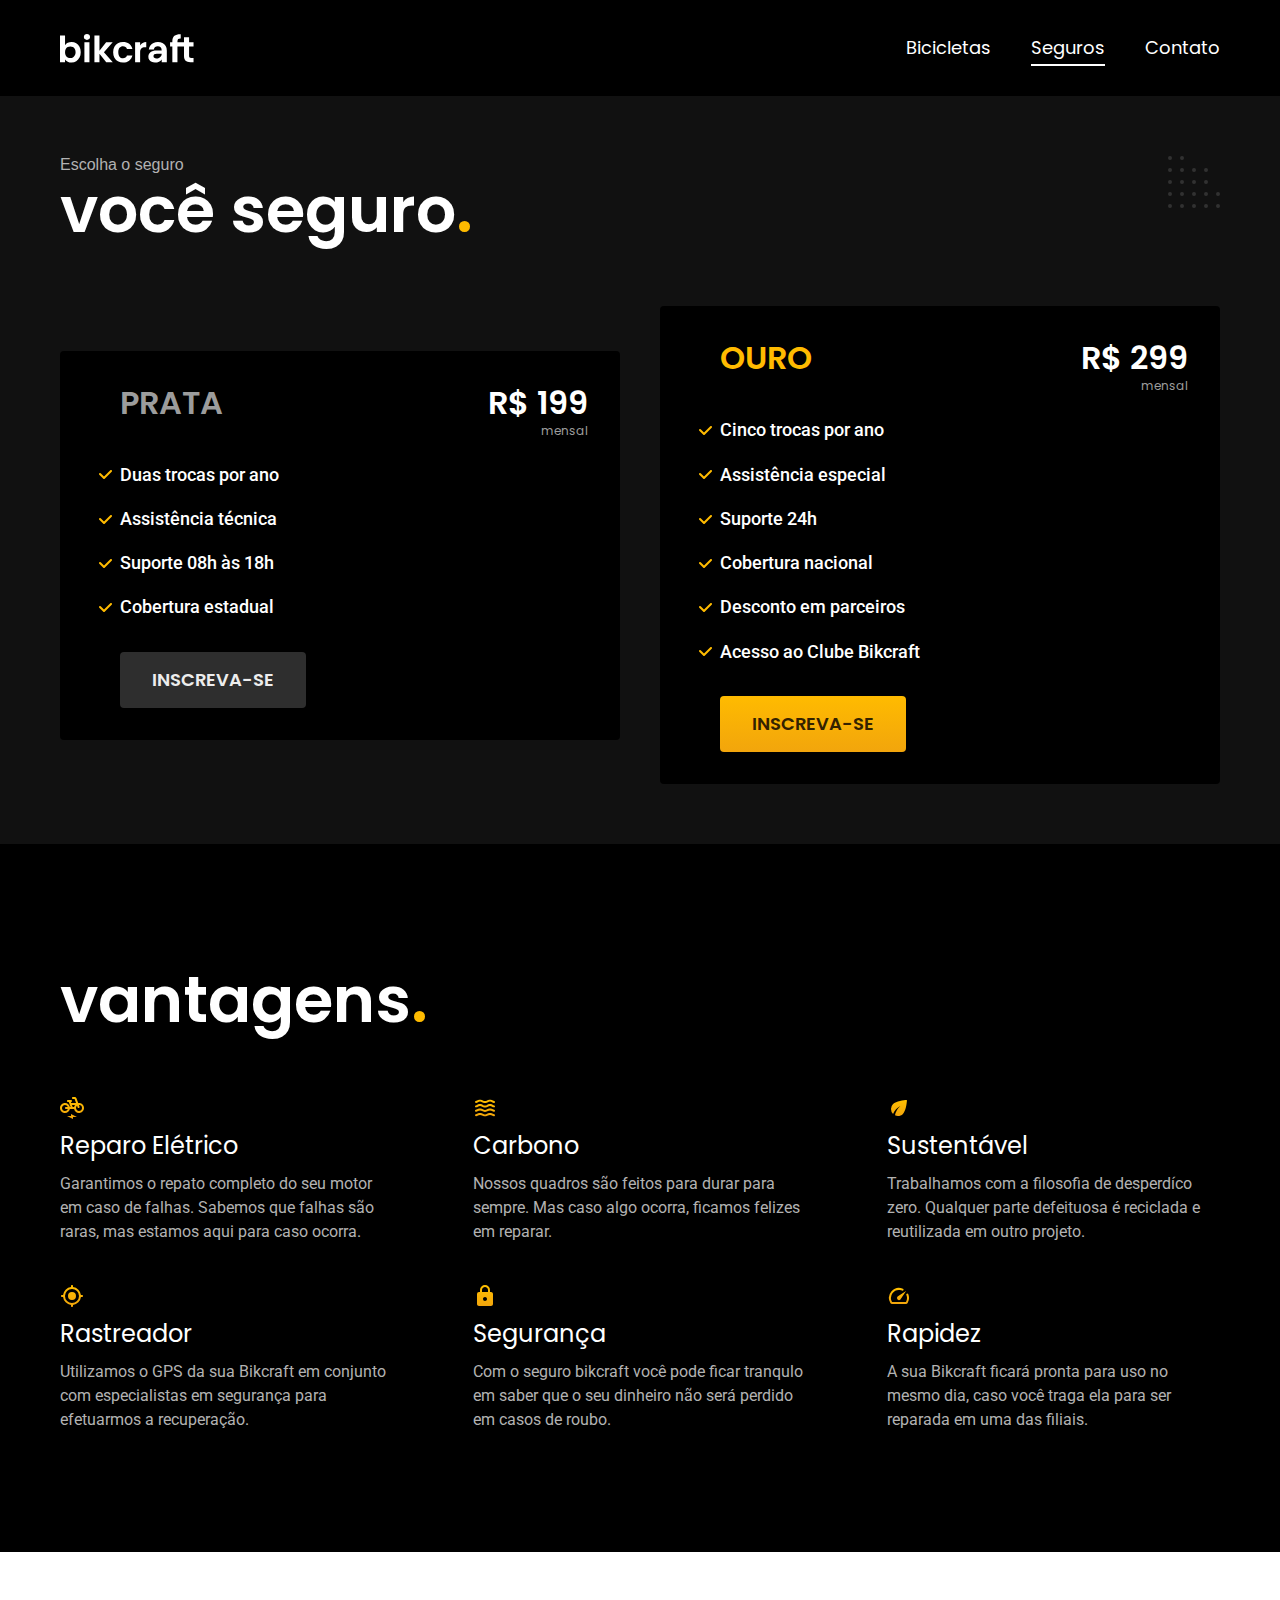
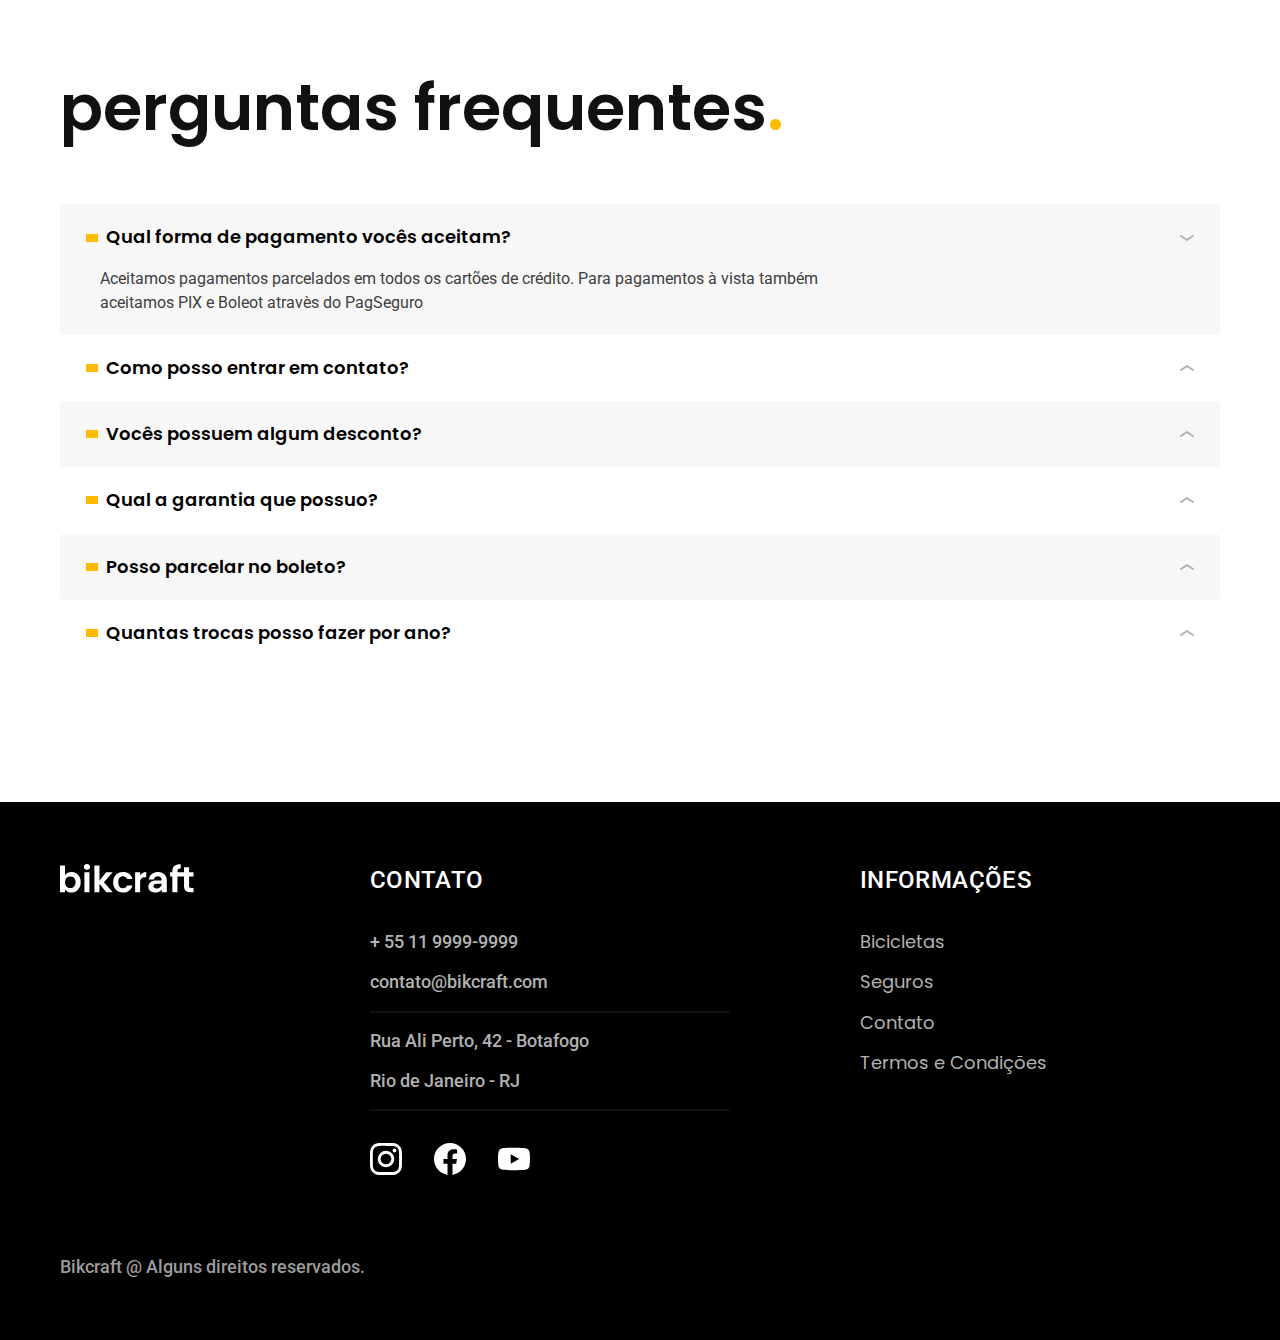
<file: seguros.html>
<!DOCTYPE html>
<html lang="pt-br">

<head>
  <meta charset="UTF-8">
  <meta name="viewport" content="width=device-width, initial-scale=1.0">
  <title>Seguros | Bikcraft</title>
  <meta name="description" content="Seguros">

  <link rel="icon" href="./favicon.svg" type="image/svg+xml">
  <link rel="preload" href="../css/styles.css" as="style">
  <link rel="stylesheet" href="./css/styles.css">


  <link rel="preconnect" href="https://fonts.googleapis.com">
  <link rel="preconnect" href="https://fonts.gstatic.com" crossorigin>
  <link href="https://fonts.googleapis.com/css2?family=Merriweather:ital,wght@1,900&family=Poppins:wght@400;600&family=Roboto:wght@400;500&display=swap" rel="stylesheet">
  <script>document.documentElement.classList.add('js')</script>
</head>

<body id="seguros">
  <header class="header-bg">
    <div class="header container">
      <a href="./index.html"><img src="./img/bikcraft.svg" width="136" height="32" alt="Bikcraft"></a>

      <nav aria-label="primaria">
        <ul class="header-menu font-1-m cor-0">
          <li><a href="./bicicletas.html">Bicicletas</a></li>
          <li><a href="./seguros.html">Seguros</a></li>
          <li><a href="./contato.html">Contato</a></li>
        </ul>
      </nav>
    </div>
    <script>document.documentElement.classList.add('js')</script>
  </header>

  <main class="seguros-bg">
    <div class="titulo-bg">
      <div class="titulo container">
        <p class="font-2-1-b cor-5">Escolha o seguro</p>
        <h1 class="font-1-xxl cor-0">você seguro<span class="cor-p1">.</span></h1>
      </div>
    </div>

    <div class="seguros container">
      <div class="seguros-item fadeInLeft" data-anime="200">
        <h3 class="font-1-xl cor-6">PRATA</h3>
        <span class="font-1-xl cor-0">R$ 199 <span class="font-1-xs cor-6">mensal</span></span>
        <ul class="font-2-m cor-0">
          <li>Duas trocas por ano</li>
          <li>Assistência técnica</li>
          <li>Suporte 08h às 18h</li>
          <li>Cobertura estadual</li>
        </ul>
        <a class="botao secundario" href="./orcamento.html?tipo=seguro&produto=prata">Inscreva-se</a>
      </div>
      <div class="seguros-item fadeInRight" data-anime="400">
        <h3 class="font-1-xl cor-p1">OURO</h3>
        <span class="font-1-xl cor-0">R$ 299 <span class="font-1-xs cor-6">mensal</span></span>
        <ul class="font-2-m cor-0">
          <li>Cinco trocas por ano</li>
          <li>Assistência especial</li>
          <li>Suporte 24h</li>
          <li>Cobertura nacional</li>
          <li>Desconto em parceiros</li>
          <li>Acesso ao Clube Bikcraft</li>
        </ul>
        <a class="botao" href="./orcamento.html?tipo=seguro&produto=ouro">Inscreva-se</a>
      </div>
    </div>
  </main>

  <article class="vantagens-bg">
    <div class="vantagens container">
      <h2 class="font-1-xxl cor-0">vantagens<span class="cor-p1">.</span></h2>
      <ul>
        <li>
          <img src="./img/icones/eletrica.svg" width="24" height="24" alt="">
          <h3 class="font-1-l cor-0">Reparo Elétrico</h3>
          <p class="font-2-s cor-5">Garantimos o repato completo do seu motor em caso de falhas. Sabemos que falhas são raras, mas estamos aqui para caso ocorra.</p>
        </li>
        <li>
          <img src="./img/icones/carbono.svg" width="24" height="24" alt="">
          <h3 class="font-1-l cor-0">Carbono</h3>
          <p class="font-2-s cor-5">Nossos quadros são feitos para durar para sempre. Mas caso algo ocorra, ficamos felizes em reparar.</p>
        </li>
        <li>
          <img src="./img/icones/sustentavel.svg" width="24" height="24" alt="">
          <h3 class="font-1-l cor-0">Sustentável</h3>
          <p class="font-2-s cor-5">Trabalhamos com a filosofia de desperdíco zero. Qualquer parte defeituosa é reciclada e reutilizada em outro projeto.</p>
        </li>
        <li>
          <img src="./img/icones/rastreador.svg" width="24" height="24" alt="">
          <h3 class="font-1-l cor-0">Rastreador</h3>
          <p class="font-2-s cor-5">Utilizamos o GPS da sua Bikcraft em conjunto com especialistas em segurança para efetuarmos a recuperação.</p>
        </li>
        <li>
          <img src="./img/icones/seguro.svg" width="24" height="24" alt="">
          <h3 class="font-1-l cor-0">Segurança</h3>
          <p class="font-2-s cor-5">Com o seguro bikcraft você pode ficar tranqulo em saber que o seu dinheiro não será perdido em casos de roubo.</p>
        </li>
        <li>
          <img src="./img/icones/velocidade.svg" width="24" height="24" alt="">
          <h3 class="font-1-l cor-0">Rapidez</h3>
          <p class="font-2-s cor-5">A sua Bikcraft ficará pronta para uso no mesmo dia, caso você traga ela para ser reparada em uma das filiais.</p>
        </li>
      </ul>
    </div>
  </article>

  <article class="perguntas container">
    <h2 class="font-1-xxl">perguntas frequentes<span class="cor-p1">.</span></h2>

    <dl>
      <div>
        <dt><button class="font-1-m-b" aria-controls="pergunta1" aria-expanded="true">Qual forma de pagamento vocês aceitam?</button></dt>
        <dd id="pergunta1" class="font-2-s cor-9 ativo">Aceitamos pagamentos parcelados em todos os cartões de crédito. Para pagamentos à vista também aceitamos PIX e Boleot atravès do PagSeguro</dd>
      </div>
      <div>
        <dt><button class="font-1-m-b" aria-controls="pergunta2" aria-expanded="false">Como posso entrar em contato?</button></dt>
        <dd id="pergunta2" class="font-2-s cor-9">Aceitamos pagamentos parcelados em todos os cartões de crédito. Para pagamentos à vista também aceitamos PIX e Boleot atravès do PagSeguro</dd>
      </div>
      <div>
        <dt><button class="font-1-m-b" aria-controls="pergunta3" aria-expanded="false">Vocês possuem algum desconto?</button></dt>
        <dd id="pergunta3" class="font-2-s cor-9">Aceitamos pagamentos parcelados em todos os cartões de crédito. Para pagamentos à vista também aceitamos PIX e Boleot atravès do PagSeguro</dd>
      </div>
      <div>
        <dt><button class="font-1-m-b" aria-controls="pergunta4" aria-expanded="false">Qual a garantia que possuo?</button></dt>
        <dd id="pergunta4" class="font-2-s cor-9">Aceitamos pagamentos parcelados em todos os cartões de crédito. Para pagamentos à vista também aceitamos PIX e Boleot atravès do PagSeguro</dd>
      </div>
      <div>
        <dt><button class="font-1-m-b" aria-controls="pergunta5" aria-expanded="false">Posso parcelar no boleto?</button></dt>
        <dd id="pergunta5" class="font-2-s cor-9">Aceitamos pagamentos parcelados em todos os cartões de crédito. Para pagamentos à vista também aceitamos PIX e Boleot atravès do PagSeguro</dd>
      </div>
      <div>
        <dt><button class="font-1-m-b" aria-controls="pergunta6" aria-expanded="false">Quantas trocas posso fazer por ano?</button></dt>
        <dd id="pergunta6" class="font-2-s cor-9">Aceitamos pagamentos parcelados em todos os cartões de crédito. Para pagamentos à vista também aceitamos PIX e Boleot atravès do PagSeguro</dd>
      </div>
    </dl>
  </article>

  <footer class="footer-bg">
    <div class="footer container">
      <img src="./img/bikcraft.svg" width="136" height="32" alt="Bikcraft">
      <div class="footer-contato">
        <h3 class="font-2-l-b cor-0">Contato</h3>
        <ul class="font-2-m cor-5">
          <li><a href="tel:+5511999999999">+ 55 11 9999-9999</a></li>
          <li><a href="mailto:contato@bikcraft.com">contato@bikcraft.com</a></li>
          <li>Rua Ali Perto, 42 - Botafogo</li>
          <li>Rio de Janeiro - RJ</li>
        </ul>
        <div class="footer-redes">
          <a href="#">
            <img src="./img/redes/instagram.svg" width="32" height="32" alt="instagram">
          </a>
          <a href="#">
            <img src="./img/redes/facebook.svg" width="32" height="32" alt="facebook">
          </a>
          <a href="#">
            <img src="./img/redes/youtube.svg" width="32" height="32" alt="youtube">
          </a>
        </div>
      </div>
      <div class="footer-informacoes">
        <h3 class="font-2-l-b cor-0">Informações</h3>
        <nav>
          <ul class="font-1-m cor-5">
            <li><a href="./bicicletas.html">Bicicletas</a></li>
            <li><a href="./seguros.html">Seguros</a></li>
            <li><a href="./contato.html">Contato</a></li>
            <li><a href="./termos.html">Termos e Condições</a></li>
          </ul>
        </nav>
      </div>
      <p class="footer-copy font-2-m cor-6">Bikcraft @ Alguns direitos reservados.</p>

    </div>
  </footer>
  <script src="/js/plugins/simple-anime.js"></script>
  <script src="./js/script.js"></script>
</body>

</html>
</file>
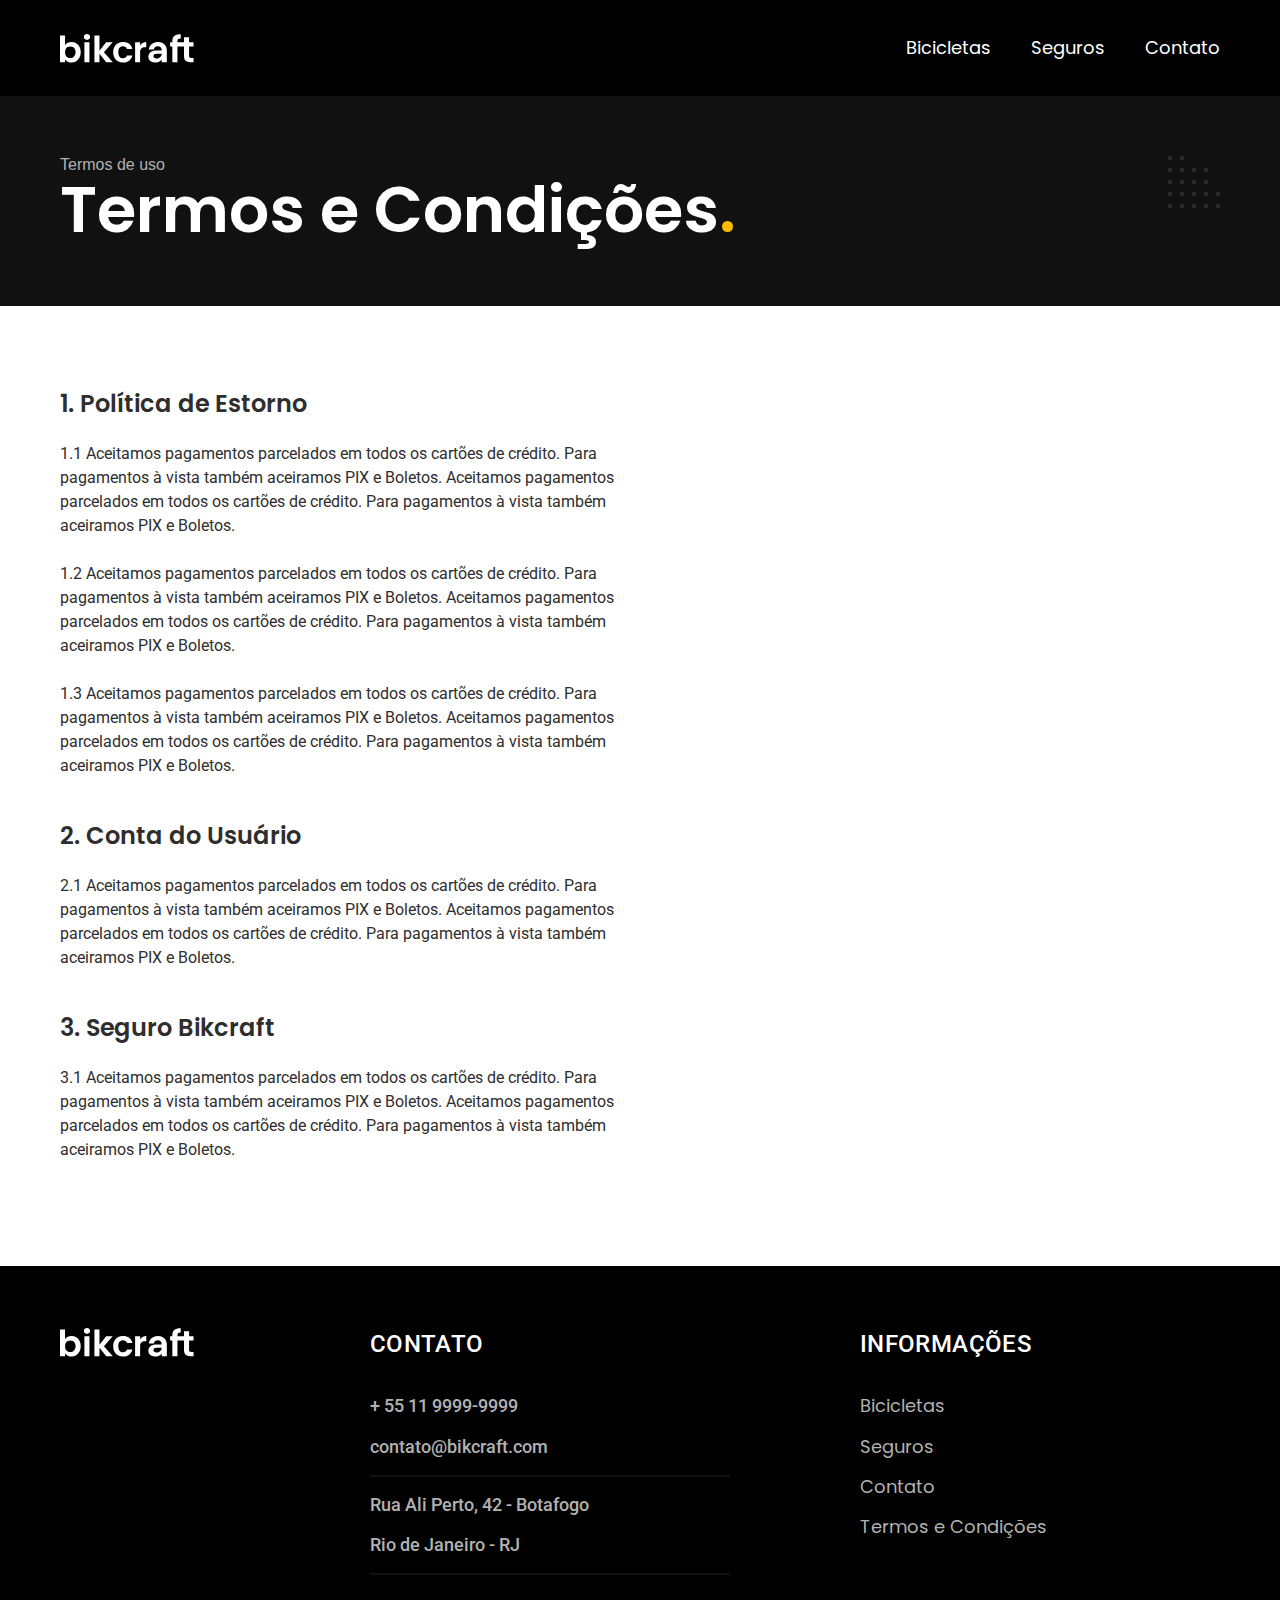
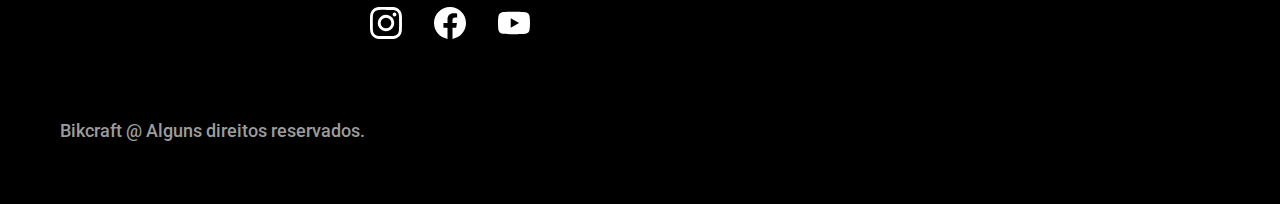
<file: termos.html>
<!DOCTYPE html>
<html lang="pt-br">

<head>
  <meta charset="UTF-8">
  <meta name="viewport" content="width=device-width, initial-scale=1.0">
  <title>Termos e Condições | Bikcraft</title>
  <meta name="description" content="Termos e Condições">

  <link rel="icon" href="./favicon.svg" type="image/svg+xml">
  <link rel="preload" href="./css/styles.min.css" as="style">
  <link rel="stylesheet" href="./css/styles.min.css">
  <link rel="preconnect" href="https://fonts.googleapis.com">
  <link rel="preconnect" href="https://fonts.gstatic.com" crossorigin>
  <link href="https://fonts.googleapis.com/css2?family=Merriweather:ital,wght@1,900&family=Poppins:wght@400;600&family=Roboto:wght@400;500&display=swap" rel="stylesheet">
  <script>document.documentElement.classList.add('js')</script>
</head>

<body id="termos">
  <header class="header-bg">
    <div class="header container">
      <a href="./index.html"><img src="./img/bikcraft.svg" width="136" height="32" alt="Bikcraft"></a>

      <nav aria-label="primaria">
        <ul class="header-menu font-1-m cor-0">
          <li><a href="./bicicletas.html">Bicicletas</a></li>
          <li><a href="./seguros.html">Seguros</a></li>
          <li><a href="./contato.html">Contato</a></li>
        </ul>
      </nav>
    </div>
    <script>document.documentElement.classList.add('js')</script>
  </header>

  <main>
    <div class="titulo-bg">
      <div class="titulo container">
        <p class="font-2-1-b cor-5">Termos de uso</p>
        <h1 class="font-1-xxl cor-0">Termos e Condições<span class="cor-p1">.</span></h1>
      </div>
    </div>

    <div class="termos font-2-s cor-10 container">
      <h2 class="font-1-l cor11">1. Política de Estorno</h2>
      <p>1.1 Aceitamos pagamentos parcelados em todos os cartões de crédito. Para pagamentos à vista também aceiramos PIX e Boletos. Aceitamos pagamentos parcelados em todos os cartões de crédito. Para pagamentos à vista também aceiramos PIX e Boletos.</p>
      <p>1.2 Aceitamos pagamentos parcelados em todos os cartões de crédito. Para pagamentos à vista também aceiramos PIX e Boletos. Aceitamos pagamentos parcelados em todos os cartões de crédito. Para pagamentos à vista também aceiramos PIX e Boletos.</p>
      <p>1.3 Aceitamos pagamentos parcelados em todos os cartões de crédito. Para pagamentos à vista também aceiramos PIX e Boletos. Aceitamos pagamentos parcelados em todos os cartões de crédito. Para pagamentos à vista também aceiramos PIX e Boletos.</p>

      <h2 class="font-1-l cor11">2. Conta do Usuário</h2>
      <p>2.1 Aceitamos pagamentos parcelados em todos os cartões de crédito. Para pagamentos à vista também aceiramos PIX e Boletos. Aceitamos pagamentos parcelados em todos os cartões de crédito. Para pagamentos à vista também aceiramos PIX e Boletos.</p>

      <h2 class="font-1-l cor11">3. Seguro Bikcraft</h2>
      <p>3.1 Aceitamos pagamentos parcelados em todos os cartões de crédito. Para pagamentos à vista também aceiramos PIX e Boletos. Aceitamos pagamentos parcelados em todos os cartões de crédito. Para pagamentos à vista também aceiramos PIX e Boletos.</p>
    </div>
  </main>

  <footer class="footer-bg">
    <div class="footer container">
      <img src="./img/bikcraft.svg" width="136" height="32" alt="Bikcraft">
      <div class="footer-contato">
        <h3 class="font-2-l-b cor-0">Contato</h3>
        <ul class="font-2-m cor-5">
          <li><a href="tel:+5511999999999">+ 55 11 9999-9999</a></li>
          <li><a href="mailto:contato@bikcraft.com">contato@bikcraft.com</a></li>
          <li>Rua Ali Perto, 42 - Botafogo</li>
          <li>Rio de Janeiro - RJ</li>
        </ul>
        <div class="footer-redes">
          <a href="#">
            <img src="./img/redes/instagram.svg" width="32" height="32" alt="instagram">
          </a>
          <a href="#">
            <img src="./img/redes/facebook.svg" width="32" height="32" alt="facebook">
          </a>
          <a href="#">
            <img src="./img/redes/youtube.svg" width="32" height="32" alt="youtube">
          </a>
        </div>
      </div>
      <div class="footer-informacoes">
        <h3 class="font-2-l-b cor-0">Informações</h3>
        <nav>
          <ul class="font-1-m cor-5">
            <li><a href="./bicicletas.html">Bicicletas</a></li>
            <li><a href="./seguros.html">Seguros</a></li>
            <li><a href="./contato.html">Contato</a></li>
            <li><a href="./termos.html">Termos e Condições</a></li>
          </ul>
        </nav>
      </div>
      <p class="footer-copy font-2-m cor-6">Bikcraft @ Alguns direitos reservados.</p>

    </div>
  </footer>
  <script src="./js/script.js"></script>
</body>

</html>
</file>
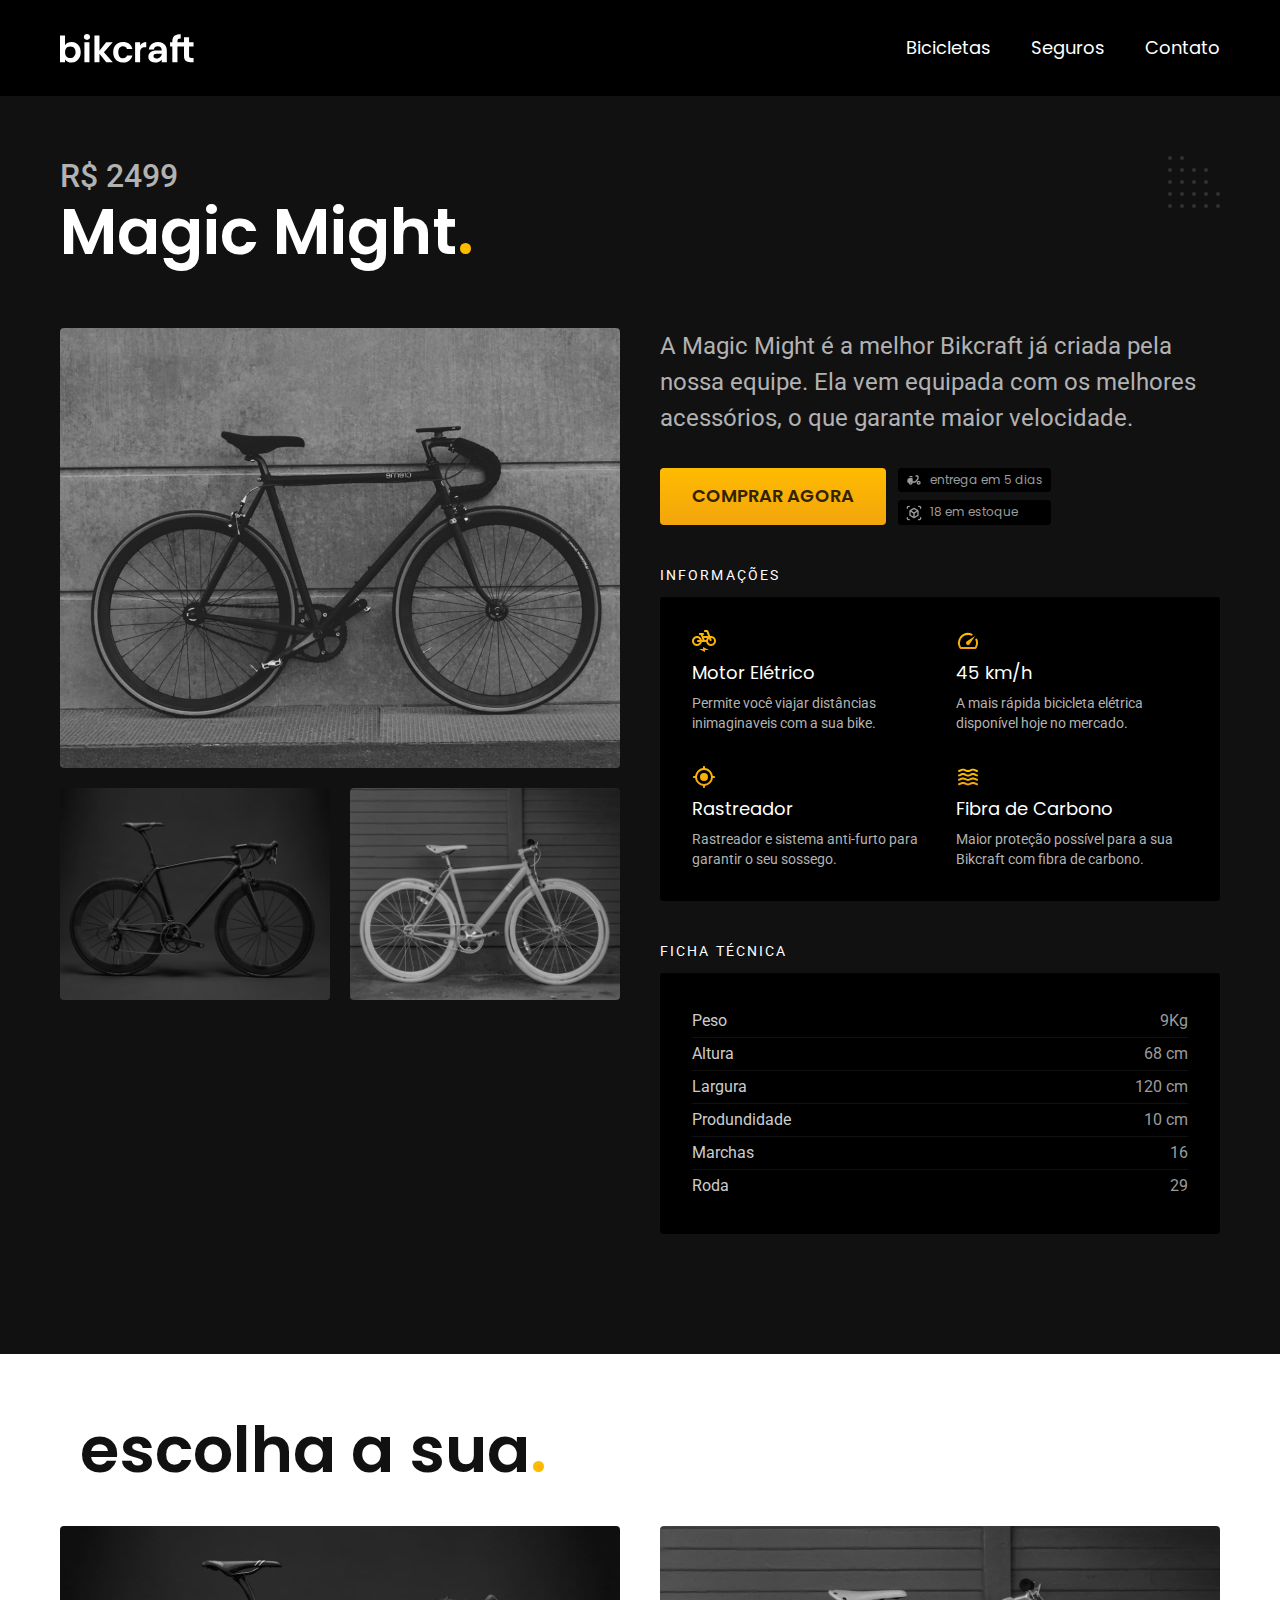
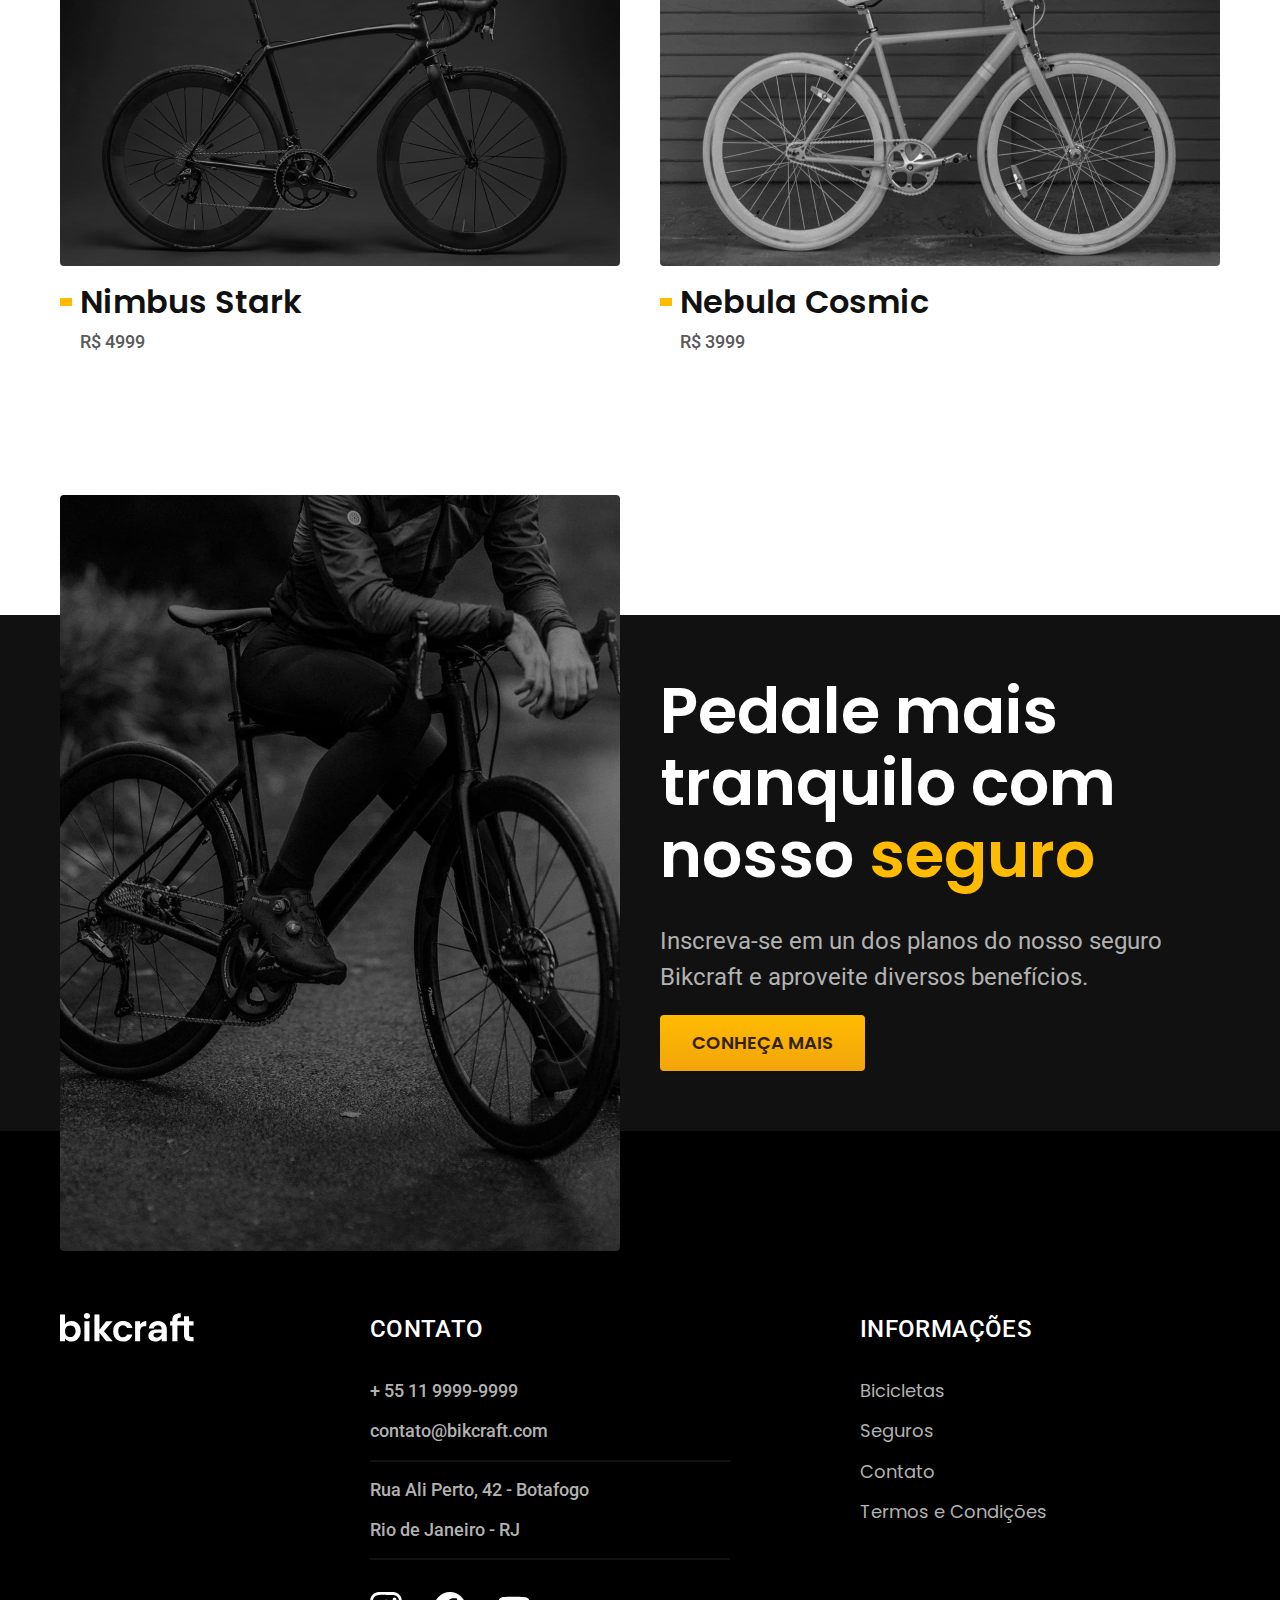
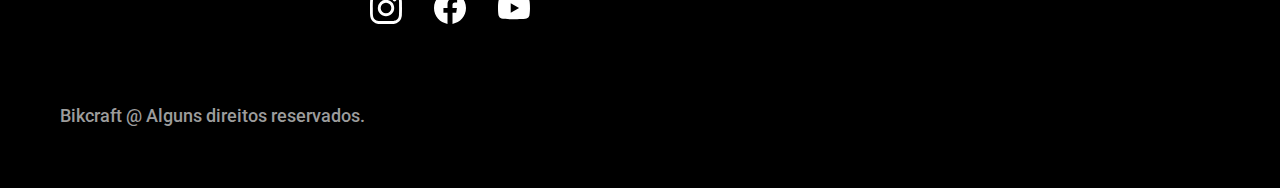
<file: bicicletas/magic.html>
<!DOCTYPE html>
<html lang="pt-br">

<head>
  <meta charset="UTF-8">
  <meta name="viewport" content="width=device-width, initial-scale=1.0">
  <title>Magic | Bikcraft</title>
  <meta name="description" content="Termos e Condições">

  <link rel="icon" href="../favicon.svg" type="image/svg+xml">
  <link rel="preload" href="../css/styles.min.css" as="style">
  <link rel="stylesheet" href="../css/styles.min.css">


  <link rel="preconnect" href="https://fonts.googleapis.com">
  <link rel="preconnect" href="https://fonts.gstatic.com" crossorigin>
  <link href="https://fonts.googleapis.com/css2?family=Merriweather:ital,wght@1,900&family=Poppins:wght@400;600&family=Roboto:wght@400;500&display=swap" rel="stylesheet">
  <script>document.documentElement.classList.add('js')</script>
</head>

<body id="bicicleta">
  <header class="header-bg">
    <div class="header container">
      <a href="../index.html"><img src="../img/bikcraft.svg" alt="Bikcraft"></a>

      <nav aria-label="primaria">
        <ul class="header-menu font-1-m cor-0">
          <li><a href="../bicicletas.html">Bicicletas</a></li>
          <li><a href="../seguros.html">Seguros</a></li>
          <li><a href="../contato.html">Contato</a></li>
        </ul>
      </nav>
    </div>
    <script>document.documentElement.classList.add('js')</script>
    </header>

    <main class="titulo-bg">
      <div>
        <div class="titulo container">
          <p class="font-2-xl cor-5">R$ 2499</p>
          <h1 class="font-1-xxl cor-0">Magic Might<span class="cor-p1">.</span></h1>
        </div>
      </div>
      <div class="bicicleta container">
        <div class="bicicleta-imagens">
          <img src="../img/bicicleta/nimbus2.jpg" alt="Bicicleta 1">
          <img src="../img/bicicleta/nimbus1.jpg" alt="Bicicleta 2">
          <img src="../img/bicicleta/nimbus3.jpg" alt="Bicicleta 3">
        </div>
        <div class="bicicleta-conteudo">
          <p class="font-2-l cor-5">A Magic Might é a melhor Bikcraft já criada pela nossa equipe. Ela vem equipada com os melhores acessórios, o que garante maior velocidade.</p>
          <div class="bicicleta-comprar">
            <a class="botao" href="../orcamento.html?tipo=bikcraft&produto=magic">Comprar Agora</a>
            <span class="font-1-xs cor-6"><img src="../img/icones/entrega.svg" alt=""> entrega em 5 dias</span>
            <span class="font-1-xs cor-6"><img src="../img/icones/estoque.svg" alt=""> 18 em estoque</span>
          </div>


          <h2 class="font-2-xs cor-0">Informações</h2>
          <ul class="bicicleta-informacoes">
            <li>
              <img src="../img/icones/eletrica.svg" alt="">
              <h3 class="font-1-m cor-0">Motor Elétrico</h3>
              <p class="font-2-xs cor-5">Permite você viajar distâncias inimaginaveis com a sua bike.</p>
            </li>
            <li>
              <img src="../img/icones/velocidade.svg" alt="">
              <h3 class="font-1-m cor-0">45 km/h</h3>
              <p class="font-2-xs cor-5">A mais rápida bicicleta elétrica disponível hoje no mercado.</p>
            </li>
            <li>
              <img src="../img/icones/rastreador.svg" alt="">
              <h3 class="font-1-m cor-0">Rastreador</h3>
              <p class="font-2-xs cor-5">Rastreador e sistema anti-furto para garantir o seu sossego.</p>
            </li>
            <li>
              <img src="../img/icones/carbono.svg" alt="">
              <h3 class="font-1-m cor-0">Fibra de Carbono</h3>
              <p class="font-2-xs cor-5">Maior proteção possível para a sua Bikcraft com fibra de carbono.</p>
            </li>
          </ul>

          <h2 class="font-2-xs cor-0">Ficha Técnica</h2>
          <ul class="bicicleta-ficha font-2-s cor-4">
            <li>Peso <span>9Kg</span></li>
            <li>Altura <span>68 cm</span></li>
            <li>Largura <span>120 cm</span></li>
            <li>Produndidade <span>10 cm</span></li>
            <li>Marchas <span>16</span></li>
            <li>Roda <span>29</span></li>
          </ul>
        </div>
      </div>
    </main>

    <article class="bicicletas-lista container">
      <h2 class="container font-1-xxl">escolha a sua<span class="cor-p1">.</span></h2>

      <ul>
        <li>
          <a href="./nimbus.html">
            <img src="../img/bicicletas/nimbus.jpg" alt="Bicicleta preta">
            <h3 class="font-1-xl">Nimbus Stark</h3>
            <span class="font-2-m cor-8">R$ 4999</span>
          </a>
        </li>
        <li>
          <a href="./nebula.html">
            <img src="../img/bicicletas/nebula.jpg" alt="Bicicleta preta">
            <h3 class="font-1-xl">Nebula Cosmic</h3>
            <span class="font-2-m cor-8">R$ 3999</span>
          </a>
        </li>
      </ul>
    </article>

    <article class="seguro-bg">
      <div class="seguro container">
        <div class="seguro-imagem">
          <img src="../img/fotos/seguros.jpg" alt="Pessoa parada em cima de uma bicicleta">
        </div>
        <div class="seguro-conteudo">
          <h2 class="font-1-xxl cor-0">Pedale mais tranquilo com nosso <span class="cor-p1">seguro</span></h2>
          <p class="font-2-l cor-5">Inscreva-se em un dos planos do nosso seguro Bikcraft e aproveite diversos benefícios.</p>
          <a class="botao" href="../seguros.html">Conheça Mais</a>
        </div>
      </div>
    </article>

    <footer class="footer-bg">
      <div class="footer container">
        <img src="../img/bikcraft.svg" alt="Bikcraft">
        <div class="footer-contato">
          <h3 class="font-2-l-b cor-0">Contato</h3>
          <ul class="font-2-m cor-5">
            <li><a href="tel:+5511999999999">+ 55 11 9999-9999</a></li>
            <li><a href="mailto:contato@bikcraft.com">contato@bikcraft.com</a></li>
            <li>Rua Ali Perto, 42 - Botafogo</li>
            <li>Rio de Janeiro - RJ</li>
          </ul>
          <div class="footer-redes">
            <a href="#">
              <img src="../img/redes/instagram.svg" alt="instagram">
            </a>
            <a href="#">
              <img src="../img/redes/facebook.svg" alt="facebook">
            </a>
            <a href="#">
              <img src="../img/redes/youtube.svg" alt="youtube">
            </a>
          </div>
        </div>
        <div class="footer-informacoes">
          <h3 class="font-2-l-b cor-0">Informações</h3>
          <nav>
            <ul class="font-1-m cor-5">
              <li><a href="../bicicletas.html">Bicicletas</a></li>
              <li><a href="../seguros.html">Seguros</a></li>
              <li><a href="../contato.html">Contato</a></li>
              <li><a href="../termos.html">Termos e Condições</a></li>
            </ul>
          </nav>
        </div>
        <p class="footer-copy font-2-m cor-6">Bikcraft @ Alguns direitos reservados.</p>

      </div>
    </footer>
    <script src="../js/script.js"></script>
</body>

</html>
</file>
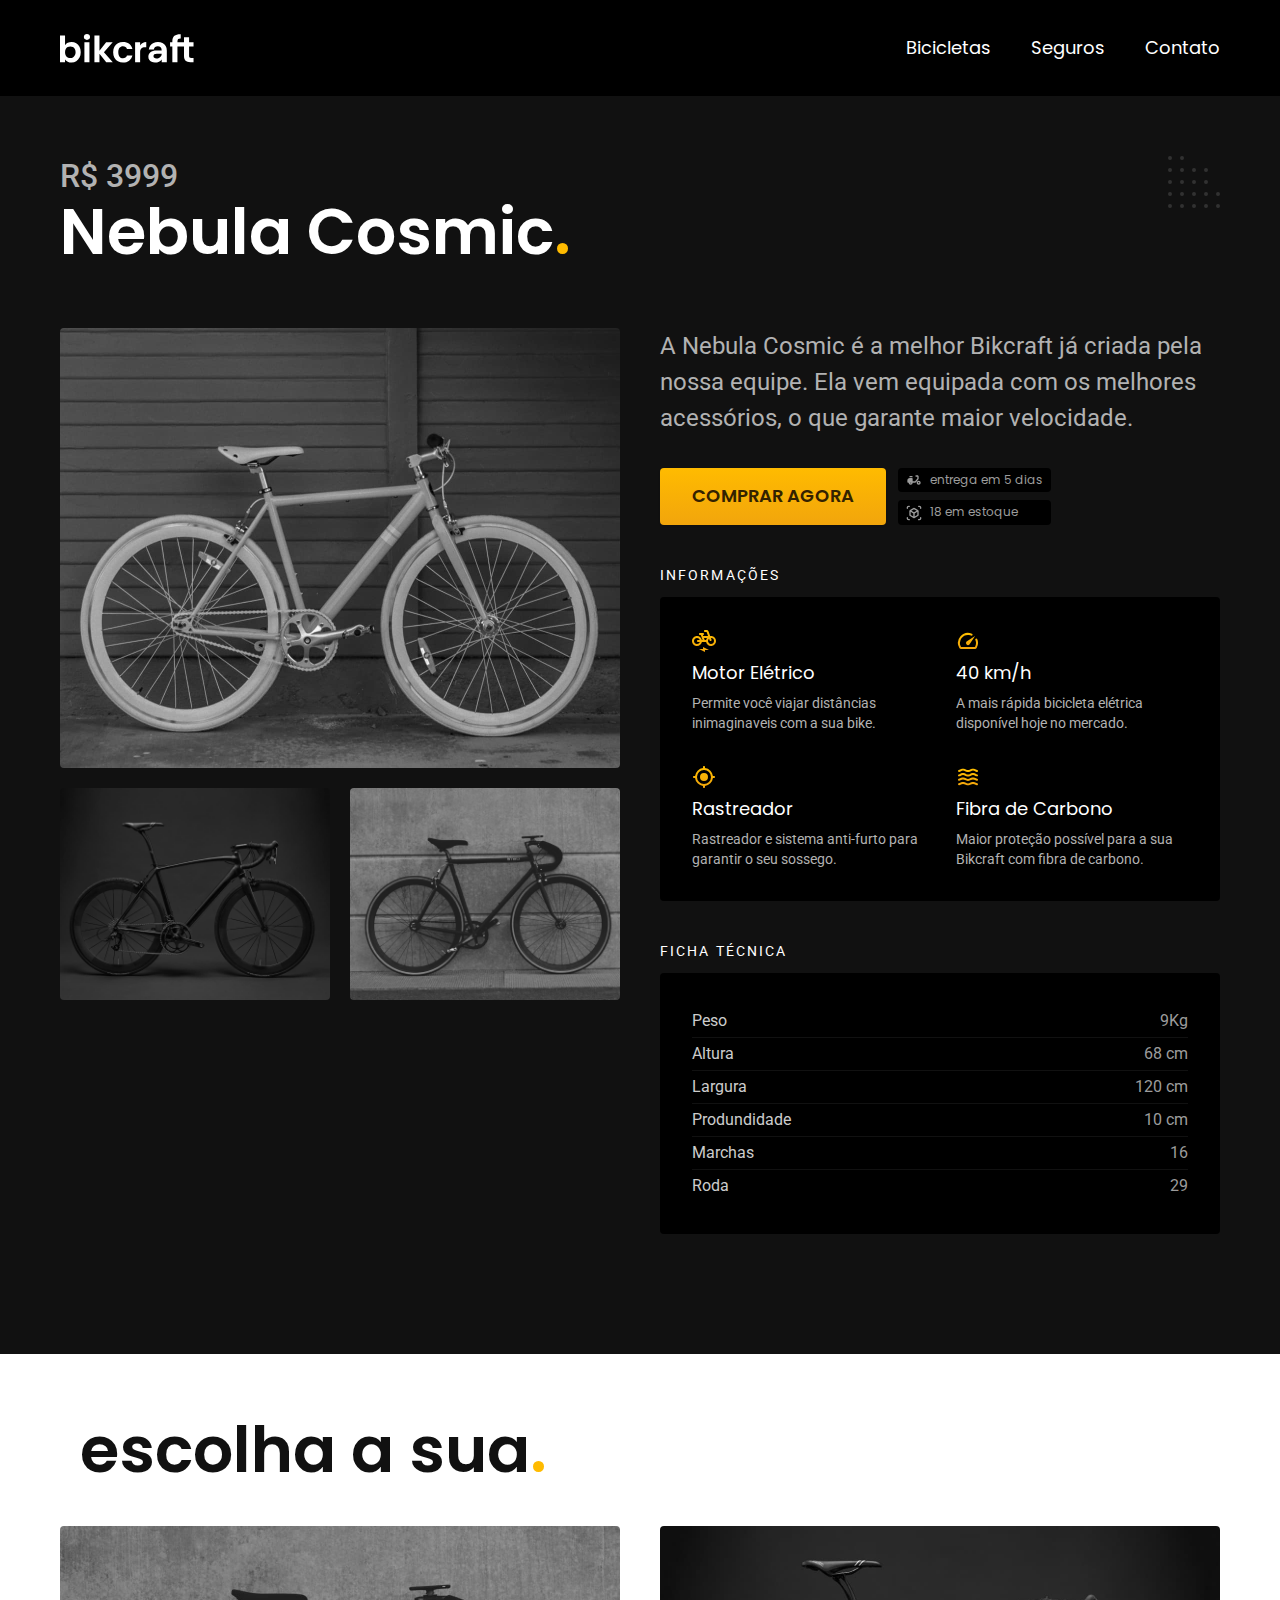
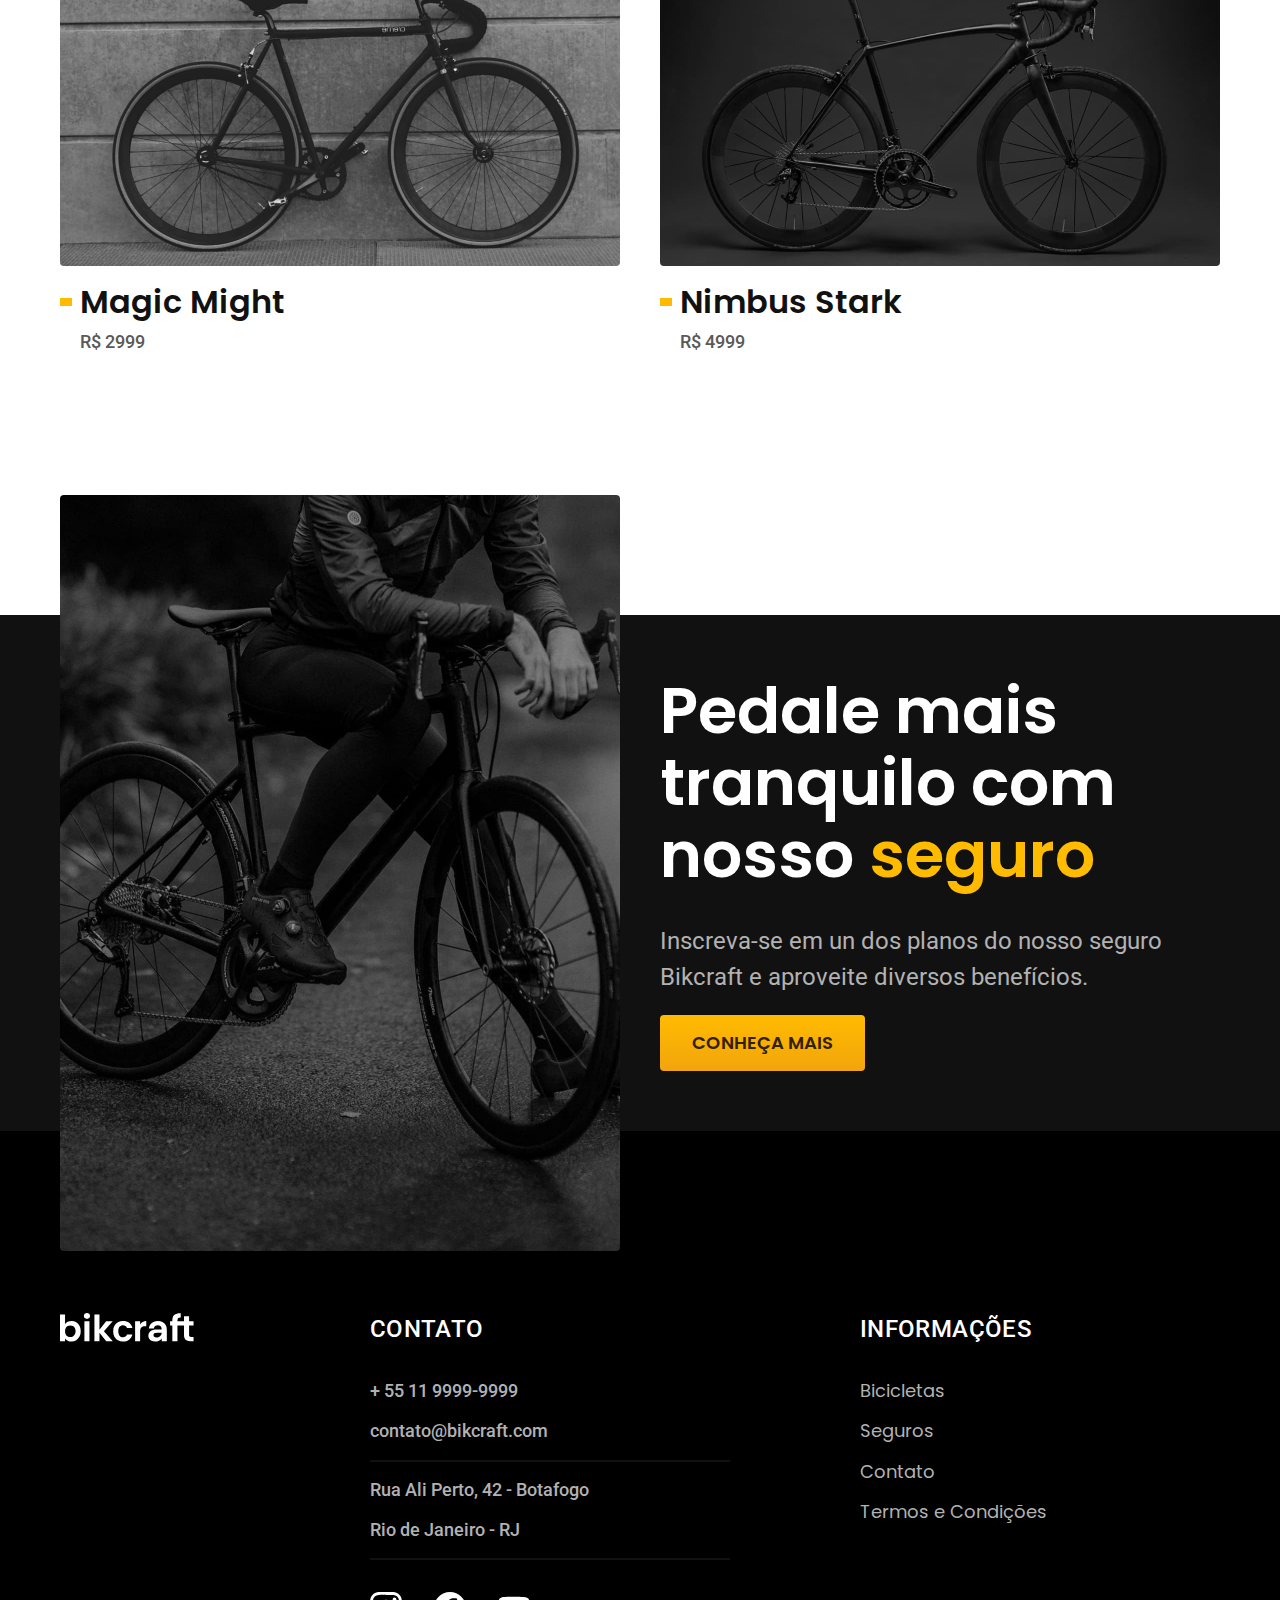
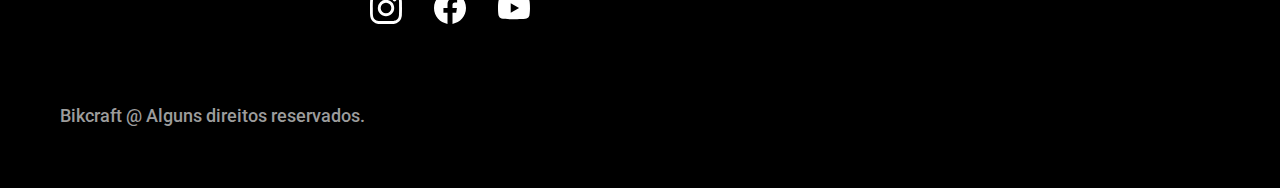
<file: bicicletas/nebula.html>
<!DOCTYPE html>
<html lang="pt-br">

<head>
  <meta charset="UTF-8">
  <meta name="viewport" content="width=device-width, initial-scale=1.0">
  <title>Nebula | Bikcraft</title>
  <meta name="description" content="Termos e Condições">

  <link rel="icon" href="../favicon.svg" type="image/svg+xml">
  <link rel="preload" href="../css/styles.min.css" as="style">
  <link rel="stylesheet" href="../css/styles.min.css">


  <link rel="preconnect" href="https://fonts.googleapis.com">
  <link rel="preconnect" href="https://fonts.gstatic.com" crossorigin>
  <link href="https://fonts.googleapis.com/css2?family=Merriweather:ital,wght@1,900&family=Poppins:wght@400;600&family=Roboto:wght@400;500&display=swap" rel="stylesheet">
  <script>document.documentElement.classList.add('js')</script>
</head>

<body id="bicicleta">
  <header class="header-bg">
    <div class="header container">
      <a href="../index.html"><img src="../img/bikcraft.svg" alt="Bikcraft"></a>

      <nav aria-label="primaria">
        <ul class="header-menu font-1-m cor-0">
          <li><a href="../bicicletas.html">Bicicletas</a></li>
          <li><a href="../seguros.html">Seguros</a></li>
          <li><a href="../contato.html">Contato</a></li>
        </ul>
      </nav>
    </div>
    <script>document.documentElement.classList.add('js')</script>
  </header>

  <main class="titulo-bg">
    <div>
      <div class="titulo container">
        <p class="font-2-xl cor-5">R$ 3999</p>
        <h1 class="font-1-xxl cor-0">Nebula Cosmic<span class="cor-p1">.</span></h1>
      </div>
    </div>
    <div class="bicicleta container">
      <div class="bicicleta-imagens">
        <img src="../img/bicicleta/nimbus3.jpg" alt="Bicicleta 1">
        <img src="../img/bicicleta/nimbus1.jpg" alt="Bicicleta 2">
        <img src="../img/bicicleta/nimbus2.jpg" alt="Bicicleta 3">
      </div>
      <div class="bicicleta-conteudo">
        <p class="font-2-l cor-5">A Nebula Cosmic é a melhor Bikcraft já criada pela nossa equipe. Ela vem equipada com os melhores acessórios, o que garante maior velocidade.</p>
        <div class="bicicleta-comprar">
          <a class="botao" href="../orcamento.html?tipo=bikcraft&produto=nebula">Comprar Agora</a>
          <span class="font-1-xs cor-6"><img src="../img/icones/entrega.svg" alt=""> entrega em 5 dias</span>
          <span class="font-1-xs cor-6"><img src="../img/icones/estoque.svg" alt=""> 18 em estoque</span>
        </div>


        <h2 class="font-2-xs cor-0">Informações</h2>
        <ul class="bicicleta-informacoes">
          <li>
            <img src="../img/icones/eletrica.svg" alt="">
            <h3 class="font-1-m cor-0">Motor Elétrico</h3>
            <p class="font-2-xs cor-5">Permite você viajar distâncias inimaginaveis com a sua bike.</p>
          </li>
          <li>
            <img src="../img/icones/velocidade.svg" alt="">
            <h3 class="font-1-m cor-0">40 km/h</h3>
            <p class="font-2-xs cor-5">A mais rápida bicicleta elétrica disponível hoje no mercado.</p>
          </li>
          <li>
            <img src="../img/icones/rastreador.svg" alt="">
            <h3 class="font-1-m cor-0">Rastreador</h3>
            <p class="font-2-xs cor-5">Rastreador e sistema anti-furto para garantir o seu sossego.</p>
          </li>
          <li>
            <img src="../img/icones/carbono.svg" alt="">
            <h3 class="font-1-m cor-0">Fibra de Carbono</h3>
            <p class="font-2-xs cor-5">Maior proteção possível para a sua Bikcraft com fibra de carbono.</p>
          </li>
        </ul>

        <h2 class="font-2-xs cor-0">Ficha Técnica</h2>
        <ul class="bicicleta-ficha font-2-s cor-4">
          <li>Peso <span>9Kg</span></li>
          <li>Altura <span>68 cm</span></li>
          <li>Largura <span>120 cm</span></li>
          <li>Produndidade <span>10 cm</span></li>
          <li>Marchas <span>16</span></li>
          <li>Roda <span>29</span></li>
        </ul>
      </div>
    </div>
  </main>

  <article class="bicicletas-lista container">
    <h2 class="container font-1-xxl">escolha a sua<span class="cor-p1">.</span></h2>

    <ul>
      <li>
        <a href="./magic.html">
          <img src="../img/bicicletas/magic.jpg" alt="Bicicleta preta">
          <h3 class="font-1-xl">Magic Might</h3>
          <span class="font-2-m cor-8">R$ 2999</span>
        </a>
      </li>
      <li>
        <a href="./nimbus.html">
          <img src="../img/bicicletas/nimbus.jpg" alt="Bicicleta preta">
          <h3 class="font-1-xl">Nimbus Stark</h3>
          <span class="font-2-m cor-8">R$ 4999</span>
        </a>
      </li>
    </ul>
  </article>

  <article class="seguro-bg">
    <div class="seguro container">
      <div class="seguro-imagem">
        <img src="../img/fotos/seguros.jpg" alt="Pessoa parada em cima de uma bicicleta">
      </div>
      <div class="seguro-conteudo">
        <h2 class="font-1-xxl cor-0">Pedale mais tranquilo com nosso <span class="cor-p1">seguro</span></h2>
        <p class="font-2-l cor-5">Inscreva-se em un dos planos do nosso seguro Bikcraft e aproveite diversos benefícios.</p>
        <a class="botao" href="../seguros.html">Conheça Mais</a>
      </div>
    </div>
  </article>

  <footer class="footer-bg">
    <div class="footer container">
      <img src="../img/bikcraft.svg" alt="Bikcraft">
      <div class="footer-contato">
        <h3 class="font-2-l-b cor-0">Contato</h3>
        <ul class="font-2-m cor-5">
          <li><a href="tel:+5511999999999">+ 55 11 9999-9999</a></li>
          <li><a href="mailto:contato@bikcraft.com">contato@bikcraft.com</a></li>
          <li>Rua Ali Perto, 42 - Botafogo</li>
          <li>Rio de Janeiro - RJ</li>
        </ul>
        <div class="footer-redes">
          <a href="#">
            <img src="../img/redes/instagram.svg" alt="instagram">
          </a>
          <a href="#">
            <img src="../img/redes/facebook.svg" alt="facebook">
          </a>
          <a href="#">
            <img src="../img/redes/youtube.svg" alt="youtube">
          </a>
        </div>
      </div>
      <div class="footer-informacoes">
        <h3 class="font-2-l-b cor-0">Informações</h3>
        <nav>
          <ul class="font-1-m cor-5">
            <li><a href="../bicicletas.html">Bicicletas</a></li>
            <li><a href="../seguros.html">Seguros</a></li>
            <li><a href="../contato.html">Contato</a></li>
            <li><a href="../termos.html">Termos e Condições</a></li>
          </ul>
        </nav>
      </div>
      <p class="footer-copy font-2-m cor-6">Bikcraft @ Alguns direitos reservados.</p>

    </div>
  </footer>
  <script src="../js/script.js"></script>
</body>

</html>
</file>
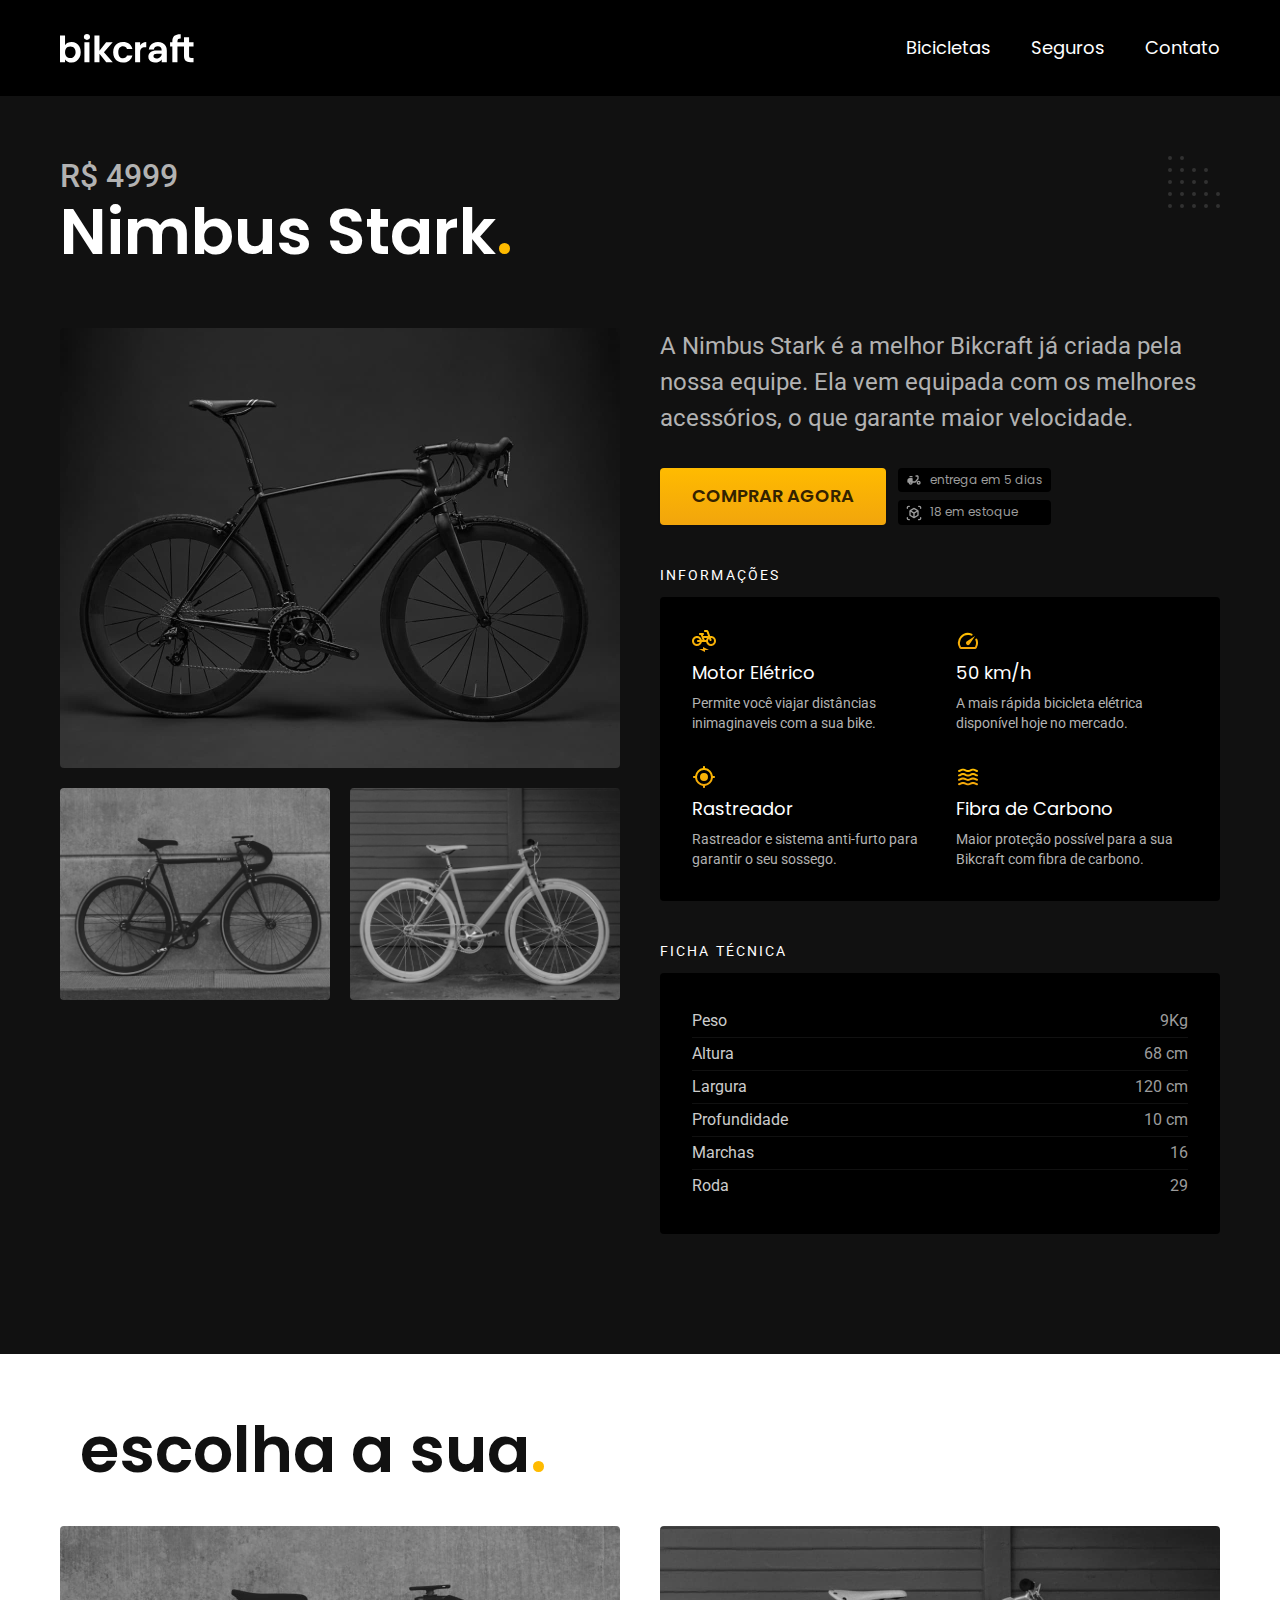
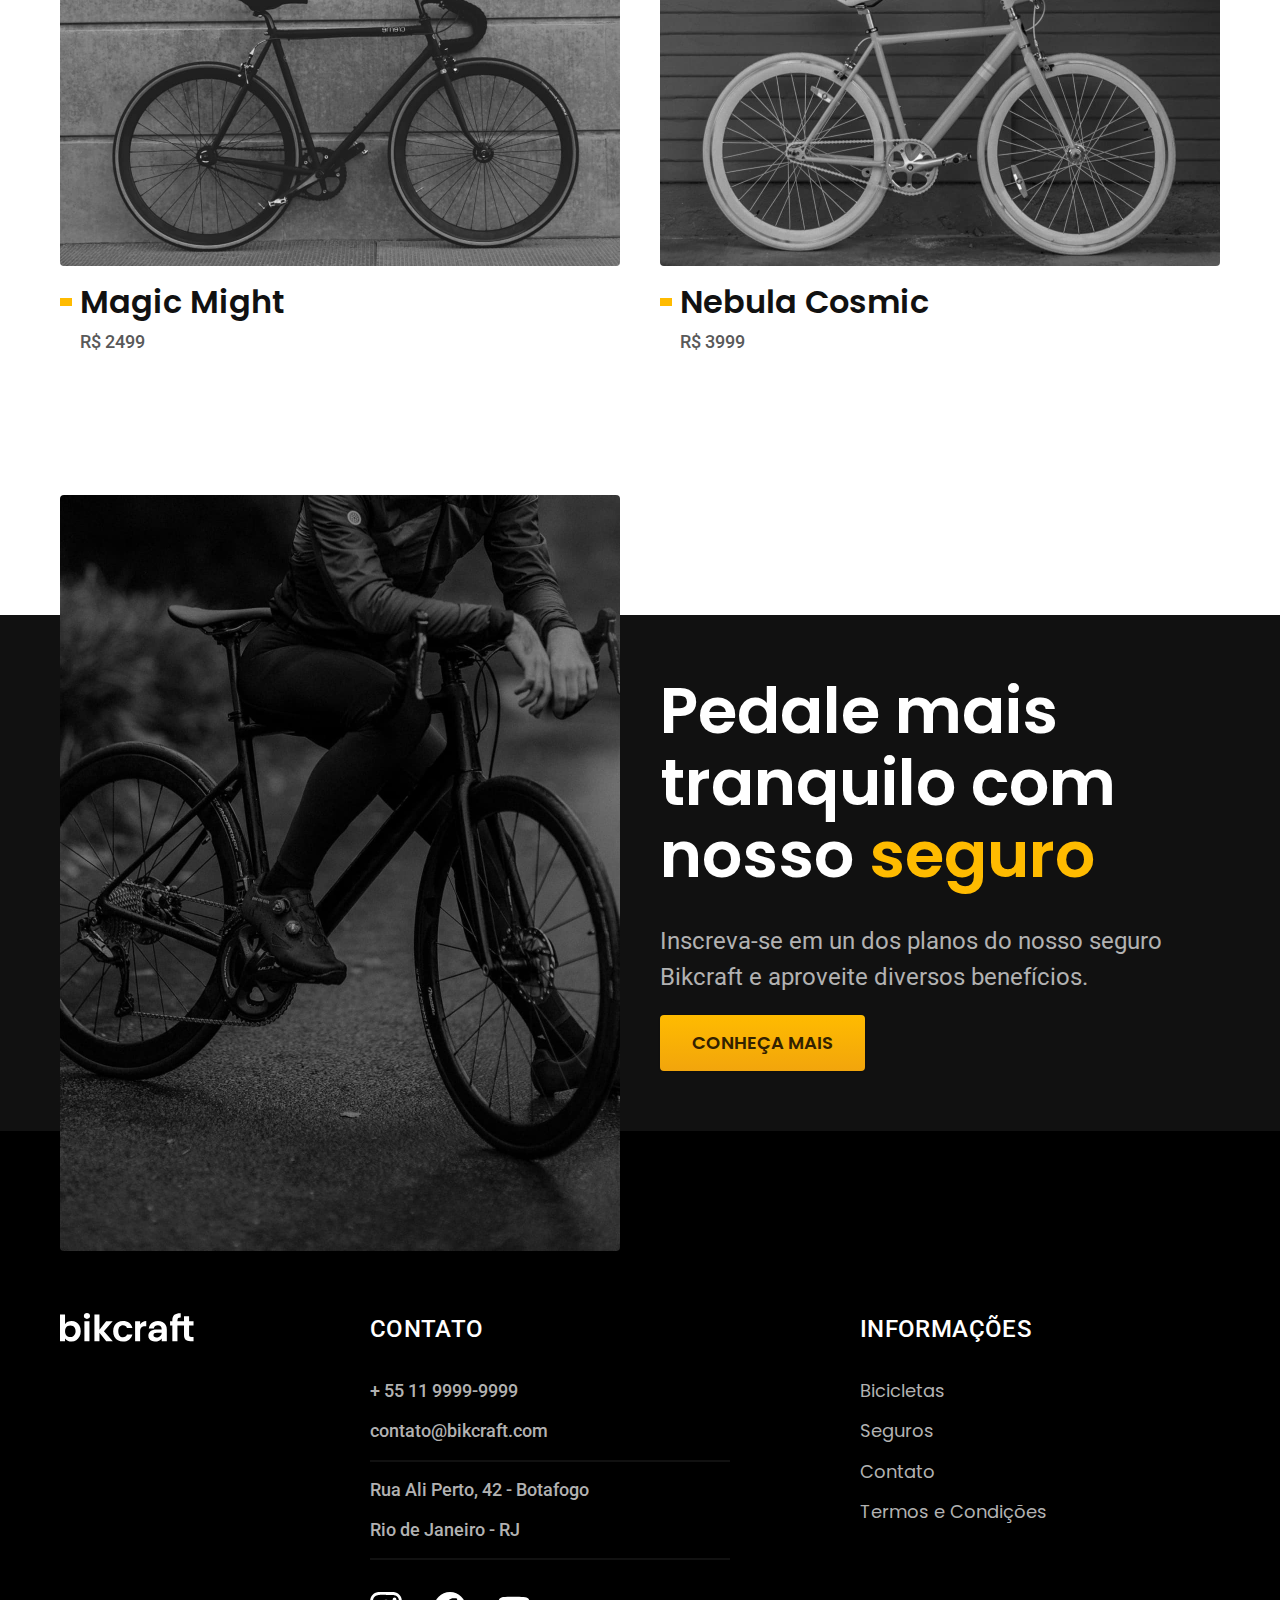
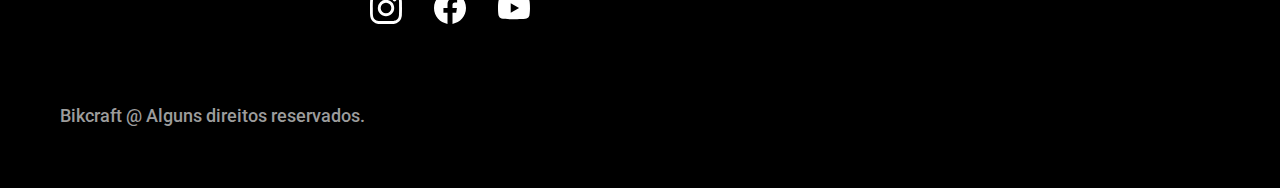
<file: bicicletas/nimbus.html>
<!DOCTYPE html>
<html lang="pt-br">

<head>
  <meta charset="UTF-8">
  <meta name="viewport" content="width=device-width, initial-scale=1.0">
  <title>Nimbus | Bikcraft</title>
  <meta name="description" content="Termos e Condições">

  <link rel="icon" href="../favicon.svg" type="image/svg+xml">
  <link rel="preload" href="../css/styles.min.css" as="style">
  <link rel="stylesheet" href="../css/styles.min.css">


  <link rel="preconnect" href="https://fonts.googleapis.com">
  <link rel="preconnect" href="https://fonts.gstatic.com" crossorigin>
  <link href="https://fonts.googleapis.com/css2?family=Merriweather:ital,wght@1,900&family=Poppins:wght@400;600&family=Roboto:wght@400;500&display=swap" rel="stylesheet">
  <script>document.documentElement.classList.add('js')</script>
</head>

<body id="bicicleta">
  <header class="header-bg">
    <div class="header container">
      <a href="../index.html"><img src="../img/bikcraft.svg" alt="Bikcraft"></a>

      <nav aria-label="primaria">
        <ul class="header-menu font-1-m cor-0">
          <li><a href="../bicicletas.html">Bicicletas</a></li>
          <li><a href="../seguros.html">Seguros</a></li>
          <li><a href="../contato.html">Contato</a></li>
        </ul>
      </nav>
    </div>
    <script>document.documentElement.classList.add('js')</script>
  </header>

  <main class="titulo-bg">
    <div>
      <div class="titulo container">
        <p class="font-2-xl cor-5">R$ 4999</p>
        <h1 class="font-1-xxl cor-0">Nimbus Stark<span class="cor-p1">.</span></h1>
      </div>
    </div>
    <div class="bicicleta container">
      <div class="bicicleta-imagens">
        <img src="../img/bicicleta/nimbus1.jpg" alt="Bicicleta 1">
        <img src="../img/bicicleta/nimbus2.jpg" alt="Bicicleta 2">
        <img src="../img/bicicleta/nimbus3.jpg" alt="Bicicleta 3">
      </div>
      <div class="bicicleta-conteudo">
        <p class="font-2-l cor-5">A Nimbus Stark é a melhor Bikcraft já criada pela nossa equipe. Ela vem equipada com os melhores acessórios, o que garante maior velocidade.</p>
        <div class="bicicleta-comprar">
          <a class="botao" href="../orcamento.html?tipo=bikcraft&produto=nimbus">Comprar Agora</a>
          <span class="font-1-xs cor-6"><img src="../img/icones/entrega.svg" alt=""> entrega em 5 dias</span>
          <span class="font-1-xs cor-6"><img src="../img/icones/estoque.svg" alt=""> 18 em estoque</span>
        </div>


        <h2 class="font-2-xs cor-0">Informações</h2>
        <ul class="bicicleta-informacoes">
          <li>
            <img src="../img/icones/eletrica.svg" alt="">
            <h3 class="font-1-m cor-0">Motor Elétrico</h3>
            <p class="font-2-xs cor-5">Permite você viajar distâncias inimaginaveis com a sua bike.</p>
          </li>
          <li>
            <img src="../img/icones/velocidade.svg" alt="">
            <h3 class="font-1-m cor-0">50 km/h</h3>
            <p class="font-2-xs cor-5">A mais rápida bicicleta elétrica disponível hoje no mercado.</p>
          </li>
          <li>
            <img src="../img/icones/rastreador.svg" alt="">
            <h3 class="font-1-m cor-0">Rastreador</h3>
            <p class="font-2-xs cor-5">Rastreador e sistema anti-furto para garantir o seu sossego.</p>
          </li>
          <li>
            <img src="../img/icones/carbono.svg" alt="">
            <h3 class="font-1-m cor-0">Fibra de Carbono</h3>
            <p class="font-2-xs cor-5">Maior proteção possível para a sua Bikcraft com fibra de carbono.</p>
          </li>
        </ul>

        <h2 class="font-2-xs cor-0">Ficha Técnica</h2>
        <ul class="bicicleta-ficha font-2-s cor-4">
          <li>Peso <span>9Kg</span></li>
          <li>Altura <span>68 cm</span></li>
          <li>Largura <span>120 cm</span></li>
          <li>Profundidade <span>10 cm</span></li>
          <li>Marchas <span>16</span></li>
          <li>Roda <span>29</span></li>
        </ul>
      </div>
    </div>
  </main>

  <article class="bicicletas-lista container">
    <h2 class="container font-1-xxl">escolha a sua<span class="cor-p1">.</span></h2>

    <ul>
      <li>
        <a href="./magic.html">
          <img src="../img/bicicletas/magic.jpg" alt="Bicicleta preta">
          <h3 class="font-1-xl">Magic Might</h3>
          <span class="font-2-m cor-8">R$ 2499</span>
        </a>
      </li>
      <li>
        <a href="./nebula.html">
          <img src="../img/bicicletas/nebula.jpg" alt="Bicicleta preta">
          <h3 class="font-1-xl">Nebula Cosmic</h3>
          <span class="font-2-m cor-8">R$ 3999</span>
        </a>
      </li>
    </ul>
  </article>

  <article class="seguro-bg">
    <div class="seguro container">
      <div class="seguro-imagem">
        <img src="../img/fotos/seguros.jpg" alt="Pessoa parada em cima de uma bicicleta">
      </div>
      <div class="seguro-conteudo">
        <h2 class="font-1-xxl cor-0">Pedale mais tranquilo com nosso <span class="cor-p1">seguro</span></h2>
        <p class="font-2-l cor-5">Inscreva-se em un dos planos do nosso seguro Bikcraft e aproveite diversos benefícios.</p>
        <a class="botao" href="../seguros.html">Conheça Mais</a>
      </div>
    </div>
  </article>

  <footer class="footer-bg">
    <div class="footer container">
      <img src="../img/bikcraft.svg" alt="Bikcraft">
      <div class="footer-contato">
        <h3 class="font-2-l-b cor-0">Contato</h3>
        <ul class="font-2-m cor-5">
          <li><a href="tel:+5511999999999">+ 55 11 9999-9999</a></li>
          <li><a href="mailto:contato@bikcraft.com">contato@bikcraft.com</a></li>
          <li>Rua Ali Perto, 42 - Botafogo</li>
          <li>Rio de Janeiro - RJ</li>
        </ul>
        <div class="footer-redes">
          <a href="#">
            <img src="../img/redes/instagram.svg" alt="instagram">
          </a>
          <a href="#">
            <img src="../img/redes/facebook.svg" alt="facebook">
          </a>
          <a href="#">
            <img src="../img/redes/youtube.svg" alt="youtube">
          </a>
        </div>
      </div>
      <div class="footer-informacoes">
        <h3 class="font-2-l-b cor-0">Informações</h3>
        <nav>
          <ul class="font-1-m cor-5">
            <li><a href="../bicicletas.html">Bicicletas</a></li>
            <li><a href="../seguros.html">Seguros</a></li>
            <li><a href="../contato.html">Contato</a></li>
            <li><a href="../termos.html">Termos e Condições</a></li>
          </ul>
        </nav>
      </div>
      <p class="footer-copy font-2-m cor-6">Bikcraft @ Alguns direitos reservados.</p>

    </div>
  </footer>
  <script src="../js/script.js"></script>
</body>

</html>
</file>
<file: css/termos/termos.css>
.termos {
  padding-top: 80px;
  padding-bottom: 80px;
}
.termos h2 {
  font-weight: 600;
  margin-bottom: 20px;
}
.termos p + h2{
  margin-top: 40px;
}
.termos p {
  max-width: 65ch;
  margin-bottom: 24px;
}
</file>
<file: css/styles.css>
@import './global/global.css';
@import './utilidades/tipografia.css';
@import './utilidades/cores.css';
@import './utilidades/animacao.css';

@import './global/header.css';
@import './global/footer.css';

/* Utilidades */
@import './utilidades/componentes.css';
@import './utilidades/formulario.css';

/* Home */
@import './home/introducao.css';
@import './home/tecnologia.css';
@import './home/parceiros.css';
@import './home/depoimento.css';

/* Bicicletas */
@import './bicicletas/bicicletas-lista.css';
@import './bicicletas/bicicletas.css';

/* Bicicleta */
@import './bicicleta/bicicleta.css';
@import './bicicleta/seguro.css';

/* Seguros */
@import './seguros/seguros.css';
@import './seguros/vantagens.css';
@import './seguros/perguntas.css';

/* contato */
@import './contato/contato.css';
@import './contato/lojas.css';

/* orçamento */
@import './orcamento/orcamento.css';


/* termos */
@import './termos/termos.css';
</file>
<file: css/styles.min.css>
body{margin:0;font-family:Arial,Helvetica,sans-serif;color:#111}blockquote,dd,h1,h2,h3,h4,p,ul{margin:0}ul{padding:0;list-style:none}a{text-decoration:none;color:inherit}img{max-width:100%;height:auto;display:block}[src$=".jpg"]{border-radius:4px}.font-1-xs{font:400 0.75rem/1.35 Poppins,sans-serif}.font-2-xs{font:400 0.875rem/1.43 Roboto,sans-serif}.font-1-s{font:400 1rem/1.5 Poppins,sans-serif}.font-2-s{font:400 1rem/1.5 Roboto,sans-serif}.font-1-m,.font-1-m-b{font:400 1.125rem/1.35 Poppins,sans-serif}.font-1-m-b{font-weight:600}.font-2-m{font:500 1.125rem/1.35 Roboto,sans-serif}.font-1-l{font:400 1.5rem/1.5 Poppins,sans-serif}.font-2-l,.font-2-l-b{font:400 1.5rem/1.5 Roboto,sans-serif}.font-2-l-b{font-weight:500;letter-spacing:.015em;text-transform:uppercase}.font-1-xl{font:600 2rem/1.25 Poppins,sans-serif}.font-2-xl{font:500 2rem/1.25 Roboto,sans-serif}.font-1-xxl{font:600 4rem/1.125 Poppins,sans-serif}@media (max-width:1200px){.font-1-xxl{font-size:3rem}.font-2-l,.font-2-l-b{font-size:1.125rem}}@media (max-width:800px){.font-1-xxl{font-size:2rem}.font-1-xl,.font-2-xl{font-size:1.5rem}}:root{--cor-0:#ffffff;--cor-1:#f7f7f7;--cor-2:#EDEDED;--cor-3:#DEDEDE;--cor-4:#CCCCCC;--cor-5:#B2B2B2;--cor-6:#9C9C9C;--cor-7:#717171;--cor-8:#595959;--cor-9:#404040;--cor-10:#2E2E2E;--cor-11:#111111;--cor-12:#000000;--cor-p1:#ffbb00;--cor-p2:#E4A30B;--cor-p3:#A66F00;--cor-p4:#664400;--cor-p5:#332200}.cor-0{color:var(--cor-0)}.cor-1{color:var(--cor-1)}.cor-2{color:var(--cor-2)}.cor-3{color:var(--cor-3)}.cor-4{color:var(--cor-4)}.cor-5{color:var(--cor-5)}.cor-6{color:var(--cor-6)}.cor-7{color:var(--cor-7)}.cor-8{color:var(--cor-8)}.cor-9{color:var(--cor-9)}.cor-10{color:var(--cor-10)}.cor-11{color:var(--cor-11)}.cor-12{color:var(--cor-12)}.cor-p1{color:var(--cor-p1)}.cor-p2{color:var(--cor-p2)}.cor-p3{color:var(--cor-p3)}.cor-p4{color:var(--cor-p4)}.cor-p5{color:var(--cor-p5)}.js .fadeInDown{transform:translate3d(0,-20px,0)}.js .fadeInUp{transform:translate3d(0,20px,0)}.js .fadeInRight{transform:translate3d(20px,0,0)}.js .fadeInLeft{transform:translate3d(-20px,0,0)}.js [data-anime]{opacity:0}.js .anime{opacity:1;transform:none;transition:transform .8s,opacity .8s}.header-bg{background-color:var(--cor-12)}.header{display:flex;flex-wrap:wrap;gap:20px;justify-content:space-between;align-items:center;padding-top:20px;padding-bottom:20px}.header-menu{display:flex;flex-wrap:wrap;gap:40px}.header-menu a{display:inline-block;padding:16px 0;position:relative}.header-menu a:after{content:"";display:block;height:2px;width:0;background:var(--cor-0);margin-top:4px;transition:.3s;position:absolute}.header-menu a.ativo::after,.header-menu a:hover::after{width:100%}@media (max-width:800px){.header-menu{gap:20px}.header-menu a{background:var(--cor-11);padding:12px 16px;border-radius:4px}.header-menu a:hover{background-color:var(--cor-10)}.header a::after{display:none}}@media (max-width:600px){.header-menu{gap:12px}.header-menu a{padding:8px 12px;font-size:14px}}.footer-bg{background-color:var(--cor-12)}.footer{display:grid;grid-template-columns:3fr 5fr 4fr;gap:40px;padding-top:60px;padding-bottom:60px}.footer h3{margin-bottom:32px}.footer-contato ul{margin-bottom:32px}.footer-contato li:nth-child(2n):after{content:'';display:block;max-width:360px;height:2px;background:var(--cor-11);margin-top:16px}.footer li{margin-bottom:16px}.footer-redes{display:flex;gap:32px}.footer a:hover{color:var(--cor-0)}.footer-copy{grid-column:1/-1;margin-top:40px}@media (max-width:800px){.footer>img{display:none}.footer{grid-template-columns:1fr 1fr}}@media (max-width:600px){.footer{grid-template-columns:1fr;gap:60px}.footer-copy{margin-top:0}}.container{box-sizing:border-box;max-width:1200px;padding-left:20px;padding-right:20px;margin-left:auto;margin-right:auto}.botao{display:inline-block;padding:16px 32px;background:linear-gradient(#fb0,#f2a50c);border-radius:4px;box-shadow:0 1px 2px rgba(0,0,0,.1);text-transform:uppercase;color:var(--cor-p5);font:600 1.125rem/1.35 Poppins,sans-serif;max-width:max-content;border:none;cursor:pointer}.botao:hover{background:linear-gradient(#ffb60d,#e59317)}.botao.secundario{background:var(--cor-10);color:var(--cor-2)}.botao.secundario:hover{background:var(--cor-9)}.botao.seta{display:flex;align-items:center}.botao.seta::after{content:"";display:inline-block;width:18px;height:10px;margin-left:12px;background:url(../img/icones/seta.svg);transition:transform .2s}.botao.seta:hover::after{transform:translateX(4px)}@media (max-width:600px){.botao{padding:12px 16px;font-size:1rem}}.link{display:inline-block;color:var(--cor-p1);font:500 1.5rem/1.5 Poppins,sans-serif;text-transform:uppercase}.link::after{content:"";display:block;width:100%;height:4px;background-color:currentColor}.link:hover{color:var(--cor-0)}.titulo-bg{padding-top:60px;padding-bottom:60px;background-color:var(--cor-11)}.titulo{background:url(../img/dec/top-right.svg) no-repeat top right 20px}@media (max-width:800px){.titulo-bg{padding-top:40px;padding-bottom:40px}.titulo p{font-size:1rem;text-transform:lowercase;font-weight:400}}.form{display:grid;grid-template-columns:1fr 1fr;gap:20px}.form label{display:block;font:400 1rem/1.5 Poppins,sans-serif;margin-bottom:4px}.form .col-2{grid-column:span 2}.form input[type=email],.form input[type=text],.form textarea{font:400 1rem/1.5 Roboto,sans-serif;background:var(--cor-1);border:1px solid var(--cor-2);padding:12px;border-radius:4px;width:100%;box-sizing:border-box}.form input[type=email]:focus,.form input[type=text]:focus,.form textarea:focus{outline:0;border-color:var(--cor-p1);background:var(--cor-0);box-shadow:0 0 0 2px #fea}@media (max-width:600px){.form{grid-template-columns:1fr}.form .col-2{grid-column:1}}.introducao-bg{background:var(--cor-12) url(../img/dec/bottom-left.svg) no-repeat bottom 160px left 20px;box-shadow:inset 0 -120px var(--cor-0)}.introducao{display:grid;grid-template-columns:1fr 1fr;gap:0 40px}.introducao-conteudo{align-self:end;padding-bottom:200px}.introducao img{width:100%;height:100%;object-fit:cover;border-radius:4px}.introducao h1{margin-bottom:32px}.introducao p{margin-bottom:20px}@media (max-width:1200px){.introducao h1{font-size:48px}.introducao p{font-size:18px}}@media (max-width:800px){.introducao-bg{background:var(--cor-11);padding-top:40px;box-shadow:inset 0 -60px #fff}.introducao{grid-template-columns:1fr;gap:32px}.introducao-conteudo{padding-bottom:0}.introducao h1{font-size:32px;margin-bottom:16px}.introducao img{height:300px;width:100%}}.tecnologia-bg{background-color:var(--cor-11);box-shadow:inset 0 80px var(--cor-0),inset 0 -80px var(--cor-0)}.tecnologia{display:grid;grid-template-columns:1fr 1fr}.tecnologia-imagem img{width:100%;height:100%;object-fit:cover;object-position:left}.tecnologia-conteudo{padding-top:160px;padding-bottom:160px}.tecnologia-conteudo>span{display:block;margin-bottom:20px}.tecnologia-conteudo h2{margin-bottom:32px}.tecnologia-conteudo>p{margin-bottom:20px}.tecnologia a{margin-bottom:80px}.tecnologia-vantagens{display:flex;gap:40px}.tecnologia-vantagens h3{margin-bottom:8px;width:max-content}.tecnologia-vantagens img{width:24px;margin-bottom:8px}@media (max-width:800px){.tecnologia-bg{box-shadow:initial}.tecnologia{grid-template-columns:1fr}.tecnologia-conteudo{padding-top:60px;padding-bottom:60px}.tecnologia-imagem{display:none}.tecnologia a{margin-bottom:60px}}@media (max-width:800px){.tecnologia-vantagens{flex-direction:column}}.parceiros{padding-top:60px;padding-bottom:120px}.parceiros h2{margin-bottom:60px}.parceiros ul{padding:0 20px;max-width:1400px;display:grid;grid-template-columns:repeat(4,1fr);margin:0 auto}.parceiros li{display:flex;padding:32px;border-left:2px solid var(--cor-2)}.parceiros img{margin:auto}.parceiros li:first-child,.parceiros li:nth-child(5){border-left:none}.parceiros li:nth-child(n+5){border-top:2px solid var(--cor-2)}@media (max-width:800px){.parceiros{padding-bottom:60px}.parceiros li{padding:20px}.parceiros h2{margin-bottom:20px}.parceiros ul{grid-template-columns:repeat(2,1fr)}.parceiros li:nth-child(n+3){border-top:2px solid var(--cor-2)}.parceiros li:nth-child(odd){border-left:none}}.depoimento{display:grid;grid-template-columns:1fr 1fr;background-color:var(--cor-p1);overflow:hidden}.depoimento img{width:100%;height:100%;object-fit:cover;border-radius:0}.depoimento-conteudo{padding:40px 40px 80px 80px;align-self:end;background:url(../img/dec/bottom-right-p.svg) no-repeat bottom 40px right 40px}.depoimento-conteudo p{max-width:32ch;font-family:Merriweather,sans-serif;font-style:italic;font-weight:900;margin-bottom:32px;position:relative}.depoimento p::after,.depoimento p::before{font-size:5rem;color:var(--cor-p2);position:absolute}.depoimento p::before{content:"“";left:-50px;top:-20px}.depoimento p::after{content:'”'}@media (max-width:1200px){.depoimento img{max-height:520px}}@media (max-width:800px){.depoimento{grid-template-columns:1fr;text-align:center}.depoimento img{max-height:200px}.depoimento-conteudo{padding:40px 20px;justify-self:center}}.bicicletas-lista{padding-top:60px;padding-bottom:120px}.bicicletas-lista h2{margin-bottom:40px}.bicicletas-lista ul{display:flex;gap:40px;padding:0 20px 20px;max-width:1400px;margin-left:auto;margin-right:auto;overflow-x:auto}#bicicleta .bicicletas-lista ul{padding:0 0 20px 0}.bicicletas-lista li{flex:1;min-width:280px}.bicicletas-lista a{display:block}.bicicletas-lista img{margin-bottom:16px}.bicicletas-lista h3{margin-bottom:8px;display:flex;align-items:center}.bicicletas-lista h3::before{content:"";display:inline-block;height:8px;width:12px;margin-right:8px;background-color:var(--cor-p1);transition:width .2s}.bicicletas-lista a:hover h3::before{width:24px}.bicicletas-lista li span{padding-left:20px}@media (max-width:800px){.bicicletas-lista{padding-bottom:60px}.bicicletas-lista ul{gap:20px}}.bicicletas-bg{background-image:linear-gradient(to right,var(--cor-0) 25%,var(--cor-11) 0)}.bicicletas{display:grid;grid-template-columns:1fr 1fr;gap:40px;padding-top:60px;padding-bottom:60px;background:url(../img/dec/top-right.svg) no-repeat top 40px right 20px}.bicicletas-imagem{display:grid}.bicicletas-imagem img{grid-area:1/1}.bicicletas-imagem span{grid-area:1/1;place-self:start end;margin-top:20px;display:inline-block;background:var(--cor-12);padding:8px 16px 8px 8px;border-radius:4px 0 0 4px}.bicicletas-conteudo{display:grid;grid-template-columns:1fr auto;align-content:start;align-content:start}.bicicletas h2,.bicicletas p{grid-column:1/-1}.bicicletas h2{margin-bottom:20px}.bicicletas h2::before{content:'';display:block;width:12px;height:8px;background-color:var(--cor-p1);margin-bottom:8px}.bicicletas p{margin-bottom:32px}.bicicletas a{place-self:end}.bicicletas li{display:flex;align-items:center}.bicicletas ul{display:grid;gap:16px}.bicicletas-conteudo img{width:24px;margin-right:8px}@media (max-width:800px){.bicicletas-bg{background:var(--cor-11)}.bicicletas{grid-template-columns:1fr;gap:20px;padding-top:40px;padding-bottom:40px}}@media (max-width:600px){.bicicletas-conteudo{grid-template-columns:1fr}.bicicletas ul{font-size:1rem;grid-template-columns:1fr 1fr;margin-bottom:32px}.bicicletas a{place-self:start}}.bicicleta{display:grid;grid-template-columns:1fr 1fr;align-items:start;gap:40px;padding-top:60px;padding-bottom:60px}#bicicleta .titulo p{text-transform:uppercase}.bicicleta-imagens{display:flex;flex-wrap:wrap;gap:20px}.bicicleta-imagens img{flex:1;min-width:200px}.bicicleta-imagens img:first-child{min-width:100%}.bicicleta-conteudo>p{margin-bottom:32px}.bicicleta-comprar{display:grid;grid-template-columns:max-content auto;align-items:center;justify-content:start;gap:8px 12px;margin-bottom:40px}.bicicleta-comprar a{grid-row:span 2}.bicicleta-comprar span{display:flex;align-items:center;background-color:var(--cor-12);gap:8px;padding:4px 8px;border-radius:4px}.bicicleta-conteudo h2{text-transform:uppercase;letter-spacing:.15em;margin-bottom:12px}.bicicleta-ficha,.bicicleta-informacoes{padding:32px;background-color:var(--cor-12);border-radius:4px}.bicicleta-informacoes{margin-bottom:40px;display:grid;grid-template-columns:1fr 1fr;gap:32px}.bicicleta-informacoes img{width:24px;margin-bottom:8px}.bicicleta-informacoes h3{margin-bottom:8px}.bicicleta-ficha li{padding:4px 0;display:flex;justify-content:space-between;border-bottom:1px solid var(--cor-11)}.bicicleta-ficha li:last-child{border:none}.bicicleta-ficha span{color:var(--cor-6)}@media (max-width:800px){.bicicleta{grid-template-columns:1fr;padding-top:40px;padding-bottom:40px}.bicicleta-imagens{grid-row:2}}@media (max-width:400px){.bicicleta-informacoes{grid-template-columns:1fr}.bicicleta-comprar{grid-template-columns:1fr}}.seguro-bg{background-color:var(--cor-11);box-shadow:inset 0 120px var(--cor-0),inset 0 -120px var(--cor-12)}.seguro{display:grid;grid-template-columns:1fr 1fr;gap:40px}.seguro-imagem img{width:100%;height:100%;object-fit:cover}.seguro-conteudo{padding-top:180px;padding-bottom:180px}.seguro h2{margin-bottom:32px}.seguro p{margin-bottom:20px}@media (max-width:800px){.seguro-bg{box-shadow:inset 0 -60px var(--cor-12)}.seguro{grid-template-columns:1fr}.seguro-conteudo{grid-row:1;padding-top:40px;padding-bottom:0}}.seguros-bg{background-color:var(--cor-11)}.seguros{padding-top:60px;padding-bottom:60px;display:grid;grid-template-columns:1fr 1fr;gap:40px;align-items:center}#seguros .seguros{padding-top:0}.seguros h2{grid-column:1/-1}.seguros-item{background-color:var(--cor-12);padding:32px 32px 32px 60px;display:grid;grid-template-columns:1fr auto;border-radius:4px}.seguros-item h3{margin-bottom:40px}.seguros-item span{grid-column:2;display:block;text-align:right}.seguros-item ul{grid-column:1/-1;margin-bottom:32px}.seguros-item li{display:flex;align-items:center;position:relative}.seguros-item li+li{margin-top:20px}.seguros-item li::before{content:'';display:inline-block;width:13px;height:9px;background-image:url(../img/icones/lista.svg);position:absolute;left:-21px}.seguros-item a{grid-column:1/-1}@media (max-width:800px){.seguros{grid-template-columns:1fr}}.vantagens-bg{background-color:var(--cor-12)}.vantagens{padding-top:120px;padding-bottom:120px}.vantagens h2{margin-bottom:60px}.vantagens ul{display:grid;grid-template-columns:repeat(auto-fit,minmax(280px,max-content));gap:40px 80px}.vantagens h3,.vantagens img{margin-bottom:8px}@media (max-width:800px){.vantagens{padding-top:60px;padding-bottom:60px}.vantagens h2{margin-bottom:40px}.vantagens ul{gap:20px}}.perguntas{padding-top:120px;padding-bottom:120px}.perguntas h2{margin-bottom:60px}.perguntas dl>div{padding:20px;border-radius:4px}.perguntas dl>div:nth-child(odd){background-color:var(--cor-1)}.perguntas button{display:grid;grid-template-columns:auto 1fr auto;align-items:center;gap:8px;cursor:pointer;border:none;background:0 0;width:100%;text-align:left}.perguntas button::before{content:'';display:inline-block;width:12px;height:8px;background-color:var(--cor-p1)}.perguntas button::after{content:'';display:inline-block;width:14px;height:6px;background:url(../img/icones/seta-abrir.svg);transition:rotate .3s}.perguntas button:hover::after,.perguntas button[aria-expanded=true]::after{rotate:180deg}.js .perguntas dd{display:none}.js .perguntas dd.ativo{display:block}.perguntas dd{padding-left:20px;padding-top:16px;max-width:80ch}@media (max-width:800px){.perguntas{padding-top:60px;padding-bottom:60px}.perguntas h2{margin-bottom:40px}}#contato{background:linear-gradient(var(--cor-11) 600px,var(--cor-1) 0)}.contato{display:grid;grid-template-columns:5fr 7fr}.contato-dados,.contato-formulario{padding:60px;box-shadow:0 1px 2px rgba(0,0,0,.1)}.contato-dados{background:var(--cor-12) url(../img/dec/bottom-left.svg) no-repeat bottom 20px left 20px;border-radius:5px 0 0 5px}.contato-formulario{border-radius:0 5px 5px 0;background:var(--cor-0) url(../img/dec/bottom-right.svg) no-repeat bottom 20px right 20px}.contato-dados h2{margin-bottom:60px}.contato-endereco{margin-bottom:32px;padding-left:28px;background:url(../img/icones/local.svg) no-repeat 0 2px}.contato-endereco p{margin-bottom:8px}.contato-meios a{display:block;max-width:max-content;margin-bottom:8px;padding-left:28px}.contato-meios a:hover{color:var(--cor-0)}.contato-meios a:first-child{background:url(../img/icones/email.svg) no-repeat 0 2px}.contato-meios a:nth-child(2){margin-bottom:32px}.contato-meios a:nth-child(3){background:url(../img/icones/telefone.svg) no-repeat 0 2px;margin-bottom:60px}.contato-redes{display:flex;gap:32px;padding-left:28px}@media (max-width:800px){.contato{grid-template-columns:1fr}.contato-dados,.contato-formulario{padding:20px}.contato-dados{border-radius:5px 5px 0 0;background:var(--cor-12)}.contato-formulario{border-radius:0 0 5px 5px}.contato-dados h2,.contato-meios a:nth-child(3){margin-bottom:32px}.contato-redes{margin-bottom:12px}}.lojas{display:grid;grid-template-columns:1fr 1fr;gap:0 40px;padding-top:120px;padding-bottom:120px}.lojas h2{grid-column:1/-1;margin-bottom:60px}.lojas img{border-radius:4px 4px 0 0}.lojas-item{border-radius:4px;background:var(--cor-0);box-shadow:0 1px 2px rgba(0,0,0,.1)}.lojas-conteudo{display:grid;grid-template-columns:1fr 1fr;gap:32px 16px;padding:32px}.lojas-conteudo h3,.lojas-tempo{grid-column:1/-1}.lojas-dados{display:grid;gap:8px;border-left:2px solid var(--cor-2);padding-left:12px}.lojas-tempo{display:flex;align-items:center;gap:8px}@media (max-width:800px){.lojas{gap:20px;padding-top:60px;padding-bottom:60px}.lojas h2{margin-bottom:32px}.lojas-conteudo{grid-template-columns:1fr}}@media (max-width:600px){.lojas{grid-template-columns:1fr}}#orcamento{background:linear-gradient(var(--cor-11) 600px,var(--cor-1) 0)}.orcamento{display:grid;grid-template-columns:5fr 7fr;padding-bottom:120px}.orcamento h2{text-transform:uppercase;position:relative;display:flex;align-items:center}.orcamento h2::before{content:"";display:inline-block;width:8px;height:8px;background-color:var(--cor-p1);position:absolute;left:-12px}.orcamento-dados,.orcamento-produto{padding:60px;box-shadow:0 1px 2px rgba(0,0,0,.1)}.orcamento-produto{border-radius:5px 0 0 5px;background:var(--cor-12) url(../img/dec/bottom-left.svg) no-repeat bottom 20px left 20px;display:grid;grid-template-columns:1fr 1fr;align-content:start;gap:20px}.orcamento-produto>*{grid-column:1/-1}.orcamento-produto>label{grid-column:initial}.orcamento-produto label{font:400 1rem/1.5 Poppins,sans-serif;color:var(--cor-4);background-color:var(--cor-10);padding:12px 16px;border-radius:4px;cursor:pointer;display:grid;grid-template-columns:auto 1fr auto;align-items:center;border:1px solid var(--cor-10)}.orcamento-produto input:checked+label{background:var(--cor-0);color:var(--cor-11)}.orcamento-produto label::before{content:"";display:inline-block;box-sizing:border-box;width:12px;height:12px;border:1px solid var(--cor-6);border-radius:50%;margin-right:8px}.orcamento-produto input:checked+label::before{border-color:var(--cor-7);box-shadow:inset 0 0 0 3px var(--cor-0),inset 0 0 0 6px var(--cor-7)}.orcamento-produto label:hover{background-color:var(--cor-9);border-color:var(--cor-9)}.orcamento-produto input:focus+label{box-shadow:0 0 0 2px var(--cor-p1);border-color:1px solid var(--cor-12)}.orcamento-produto label span{display:none}.orcamento-produto input:checked+label span{display:inline-block}.orcamento-produto input{opacity:0;position:absolute;pointer-events:none}.orcamento-dados{border-radius:0 5px 5px 0;background:var(--cor-0) url(../img/dec/bottom-right.svg) no-repeat bottom 20px right 20px}.orcamento-conteudo{display:none}.orcamento-conteudo h2,.orcamento-dados h2:nth-of-type(n+2){margin-top:20px}#bikcraft:checked~#orcamento-bikcraft,#seguro:checked~#orcamento-seguro{display:grid;gap:20px}.orcamento-detalhes{display:none;background:var(--cor-0);padding:20px;grid-template-columns:1fr 1fr;border-radius:4px;align-items:center}.orcamento-detalhes li{display:flex;align-items:center;margin-bottom:8px}.orcamento-detalhes li img{width:16px;margin-right:8px}.orcamento-produto input:checked+label+.orcamento-detalhes{display:grid}@media (max-width:1200px){.orcamento-dados,.orcamento-produto{padding:32px}}@media (max-width:800px){.orcamento{grid-template-columns:1fr}.orcamento-produto{border-radius:5px 5px 0 0;background:var(--cor-12)}.orcamento-dados{border-radius:0 0 5px 5px}}@media (max-width:800px){.orcamento-produto{grid-template-columns:1fr}}.termos{padding-top:80px;padding-bottom:80px}.termos h2{font-weight:600;margin-bottom:20px}.termos p+h2{margin-top:40px}.termos p{max-width:65ch;margin-bottom:24px}
</file>
